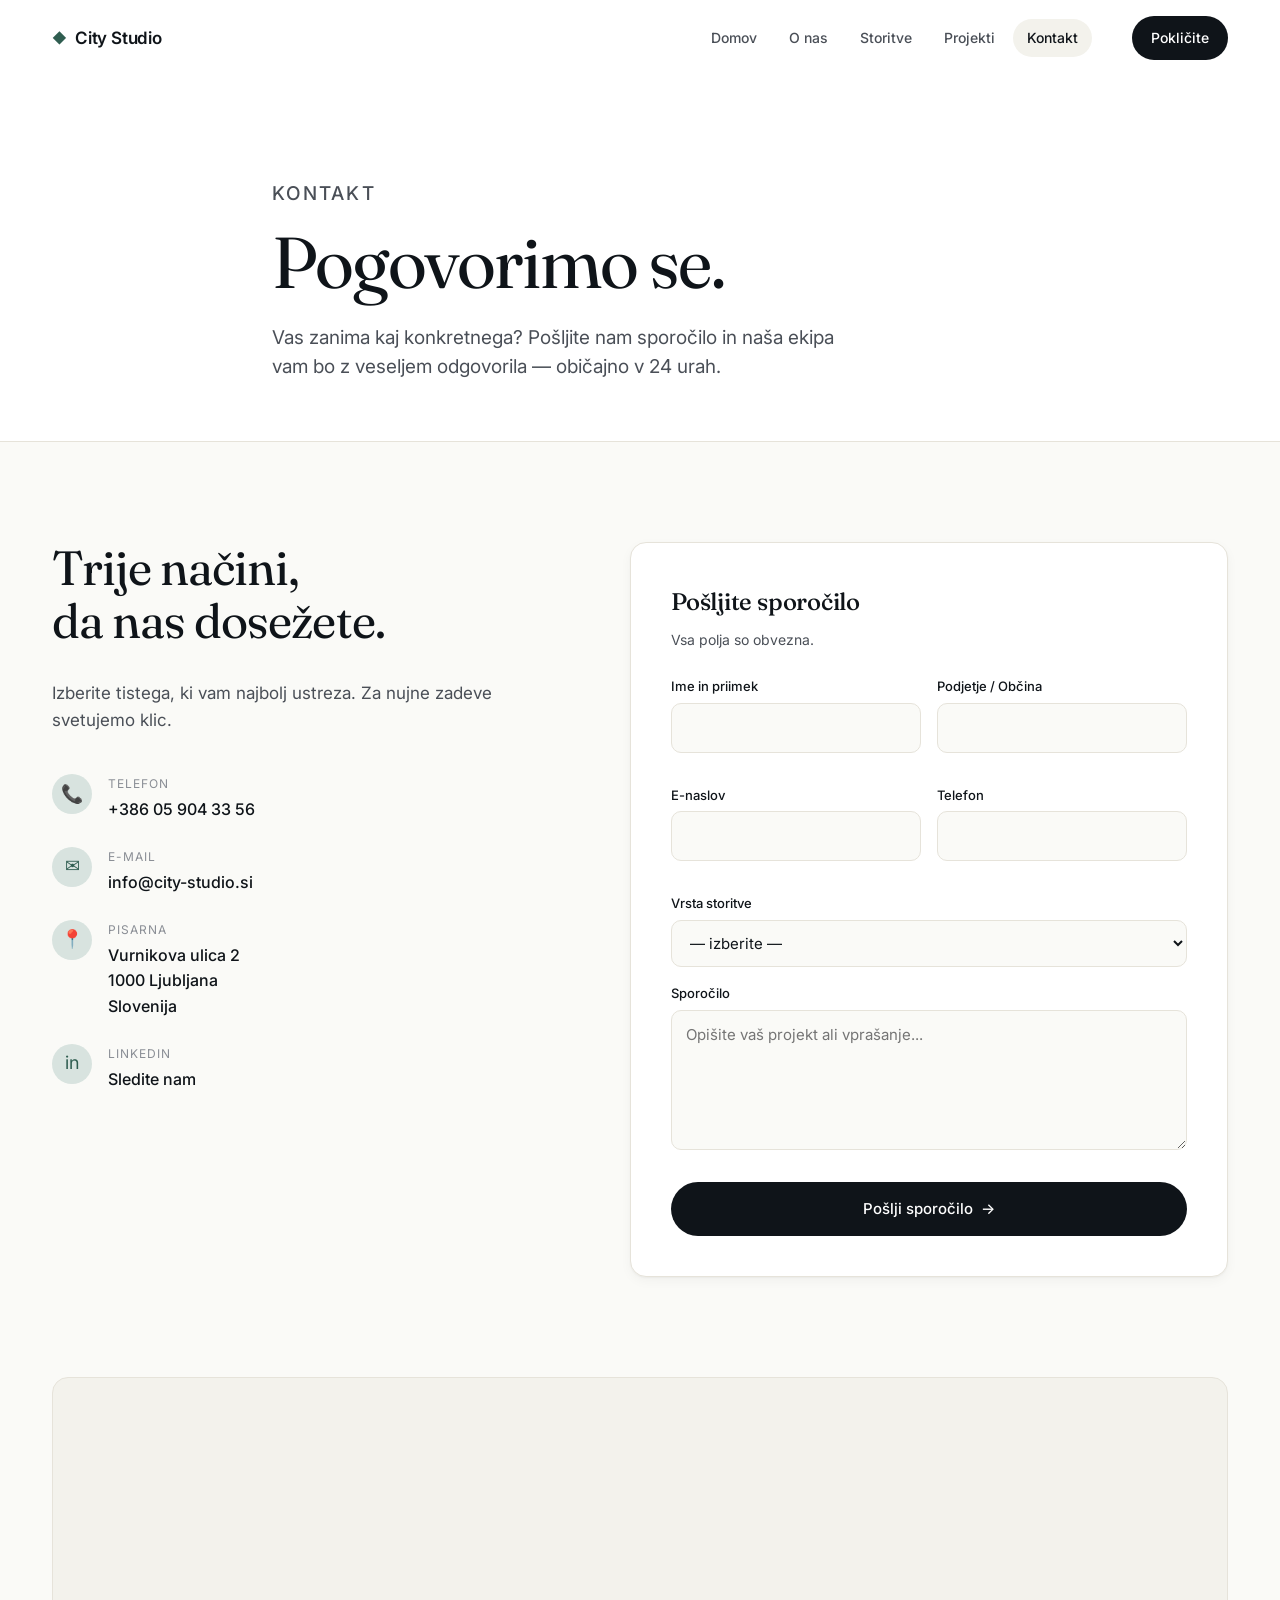
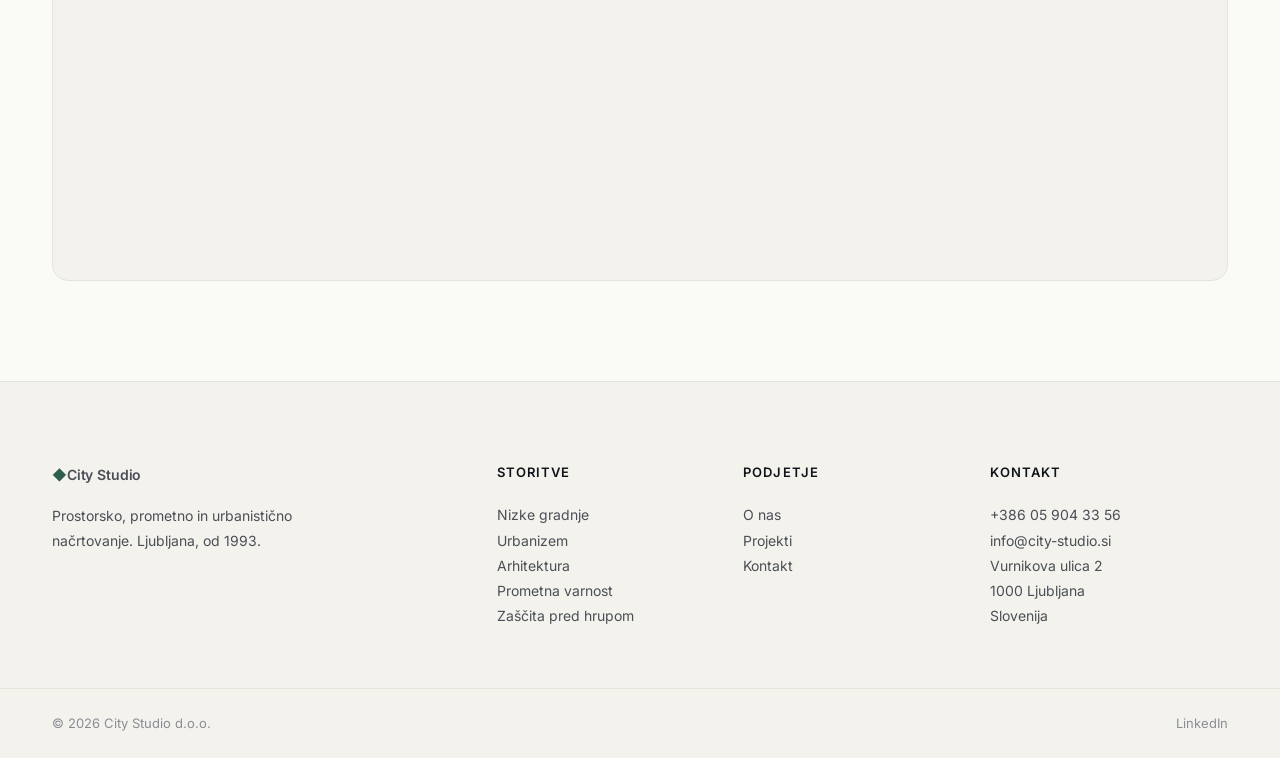
<file: kontakt.html>
<!DOCTYPE html>
<html lang="sl">
<head>
<meta charset="UTF-8" />
<meta name="viewport" content="width=device-width, initial-scale=1.0" />
<title>Kontakt — City Studio</title>
<meta name="description" content="Stopite v stik s City Studio. Pošljite povpraševanje, pokličite ali obiščite našo pisarno v Ljubljani." />
<link rel="preconnect" href="https://fonts.googleapis.com" />
<link rel="preconnect" href="https://fonts.gstatic.com" crossorigin />
<link href="https://fonts.googleapis.com/css2?family=Inter:wght@300;400;500;600;700;800&family=Fraunces:opsz,wght@9..144,300;9..144,400;9..144,500;9..144,600&display=swap" rel="stylesheet" />
<link rel="stylesheet" href="styles.css" />
</head>
<body>

<header class="nav" id="nav">
  <div class="nav__inner">
    <a class="nav__logo" href="index.html"><span class="logo-mark">◆</span><span class="logo-word">City Studio</span></a>
    <nav class="nav__links">
      <a href="index.html">Domov</a>
      <a href="o-nas.html">O nas</a>
      <a href="storitve.html">Storitve</a>
      <a href="projekti.html">Projekti</a>
      <a href="kontakt.html" class="is-active">Kontakt</a>
    </nav>
    <div class="nav__cta"><a href="tel:+386059043356" class="btn btn--primary btn--sm">Pokličite</a></div>
    <button class="nav__burger" id="burger"><span></span><span></span><span></span></button>
  </div>
</header>

<section class="page-head">
  <div class="container page-head__inner">
    <p class="eyebrow">Kontakt</p>
    <h1>Pogovorimo se.</h1>
    <p>Vas zanima kaj konkretnega? Pošljite nam sporočilo in naša ekipa vam bo z veseljem odgovorila — običajno v 24 urah.</p>
  </div>
</section>

<section class="contact">
  <div class="container">
    <div class="contact__grid">

      <div class="contact-info">
        <h2>Trije načini,<br/>da nas dosežete.</h2>
        <p>Izberite tistega, ki vam najbolj ustreza. Za nujne zadeve svetujemo klic.</p>

        <div class="contact-detail">
          <div class="contact-detail__icon">📞</div>
          <div class="contact-detail__body">
            <span class="contact-detail__label">Telefon</span>
            <span class="contact-detail__value"><a href="tel:+386059043356">+386 05 904 33 56</a></span>
          </div>
        </div>

        <div class="contact-detail">
          <div class="contact-detail__icon">✉</div>
          <div class="contact-detail__body">
            <span class="contact-detail__label">E-mail</span>
            <span class="contact-detail__value"><a href="mailto:info@city-studio.si">info@city-studio.si</a></span>
          </div>
        </div>

        <div class="contact-detail">
          <div class="contact-detail__icon">📍</div>
          <div class="contact-detail__body">
            <span class="contact-detail__label">Pisarna</span>
            <span class="contact-detail__value">Vurnikova ulica 2<br/>1000 Ljubljana<br/>Slovenija</span>
          </div>
        </div>

        <div class="contact-detail">
          <div class="contact-detail__icon">in</div>
          <div class="contact-detail__body">
            <span class="contact-detail__label">LinkedIn</span>
            <span class="contact-detail__value"><a href="https://www.linkedin.com/company/city-studio1/" target="_blank" rel="noopener">Sledite nam</a></span>
          </div>
        </div>
      </div>

      <form class="contact-form">
        <h3 style="font-family: 'Fraunces', serif; font-size: 24px; font-weight: 500; margin-bottom: 8px; letter-spacing: -0.01em;">Pošljite sporočilo</h3>
        <p style="font-size: 14px; color: var(--ink-soft); margin-bottom: 24px;">Vsa polja so obvezna.</p>
        <div class="form-row">
          <div class="form-group">
            <label for="name">Ime in priimek</label>
            <input type="text" id="name" name="name" required />
          </div>
          <div class="form-group">
            <label for="company">Podjetje / Občina</label>
            <input type="text" id="company" name="company" />
          </div>
        </div>
        <div class="form-row">
          <div class="form-group">
            <label for="email">E-naslov</label>
            <input type="email" id="email" name="email" required />
          </div>
          <div class="form-group">
            <label for="phone">Telefon</label>
            <input type="tel" id="phone" name="phone" />
          </div>
        </div>
        <div class="form-group">
          <label for="service">Vrsta storitve</label>
          <select id="service" name="service">
            <option value="">— izberite —</option>
            <option>Projektiranje nizkih gradenj</option>
            <option>Urbanizem</option>
            <option>Arhitektura</option>
            <option>Prometna varnost</option>
            <option>Zaščita pred hrupom</option>
            <option>Prometno planiranje</option>
            <option>Recenzije projektne dokumentacije</option>
            <option>Drugo</option>
          </select>
        </div>
        <div class="form-group">
          <label for="message">Sporočilo</label>
          <textarea id="message" name="message" placeholder="Opišite vaš projekt ali vprašanje..." required></textarea>
        </div>
        <button type="submit" class="btn btn--primary">Pošlji sporočilo <span class="arrow">→</span></button>
      </form>

    </div>
  </div>
</section>

<section style="padding: 0 0 100px;">
  <div class="container">
    <div style="position: relative; border-radius: var(--radius); overflow: hidden; border: 1px solid var(--line); aspect-ratio: 21/9; background: var(--bg-soft);">
      <iframe
        src="https://www.openstreetmap.org/export/embed.html?bbox=14.495%2C46.045%2C14.515%2C46.055&layer=mapnik&marker=46.050%2C14.505"
        style="width:100%; height:100%; border:0; filter: saturate(0.8);"
        title="Lokacija City Studio">
      </iframe>
    </div>
  </div>
</section>

<footer class="footer">
  <div class="container footer__inner">
    <div class="footer__col">
      <a class="nav__logo" href="index.html"><span class="logo-mark">◆</span><span class="logo-word">City Studio</span></a>
      <p class="footer__tag">Prostorsko, prometno in urbanistično načrtovanje. Ljubljana, od 1993.</p>
    </div>
    <div class="footer__col">
      <h4>Storitve</h4>
      <a href="storitve.html">Nizke gradnje</a>
      <a href="storitve.html">Urbanizem</a>
      <a href="storitve.html">Arhitektura</a>
      <a href="storitve.html">Prometna varnost</a>
      <a href="storitve.html">Zaščita pred hrupom</a>
    </div>
    <div class="footer__col">
      <h4>Podjetje</h4>
      <a href="o-nas.html">O nas</a>
      <a href="projekti.html">Projekti</a>
      <a href="kontakt.html">Kontakt</a>
    </div>
    <div class="footer__col">
      <h4>Kontakt</h4>
      <a href="tel:+386059043356">+386 05 904 33 56</a>
      <a href="mailto:info@city-studio.si">info@city-studio.si</a>
      <p>Vurnikova ulica 2<br/>1000 Ljubljana<br/>Slovenija</p>
    </div>
  </div>
  <div class="footer__bottom">
    <div class="container">
      <span>© 2026 City Studio d.o.o.</span>
      <span><a href="https://www.linkedin.com/company/city-studio1/" target="_blank" rel="noopener">LinkedIn</a></span>
    </div>
  </div>
</footer>

<script src="script.js"></script>
</body>
</html>
</file>
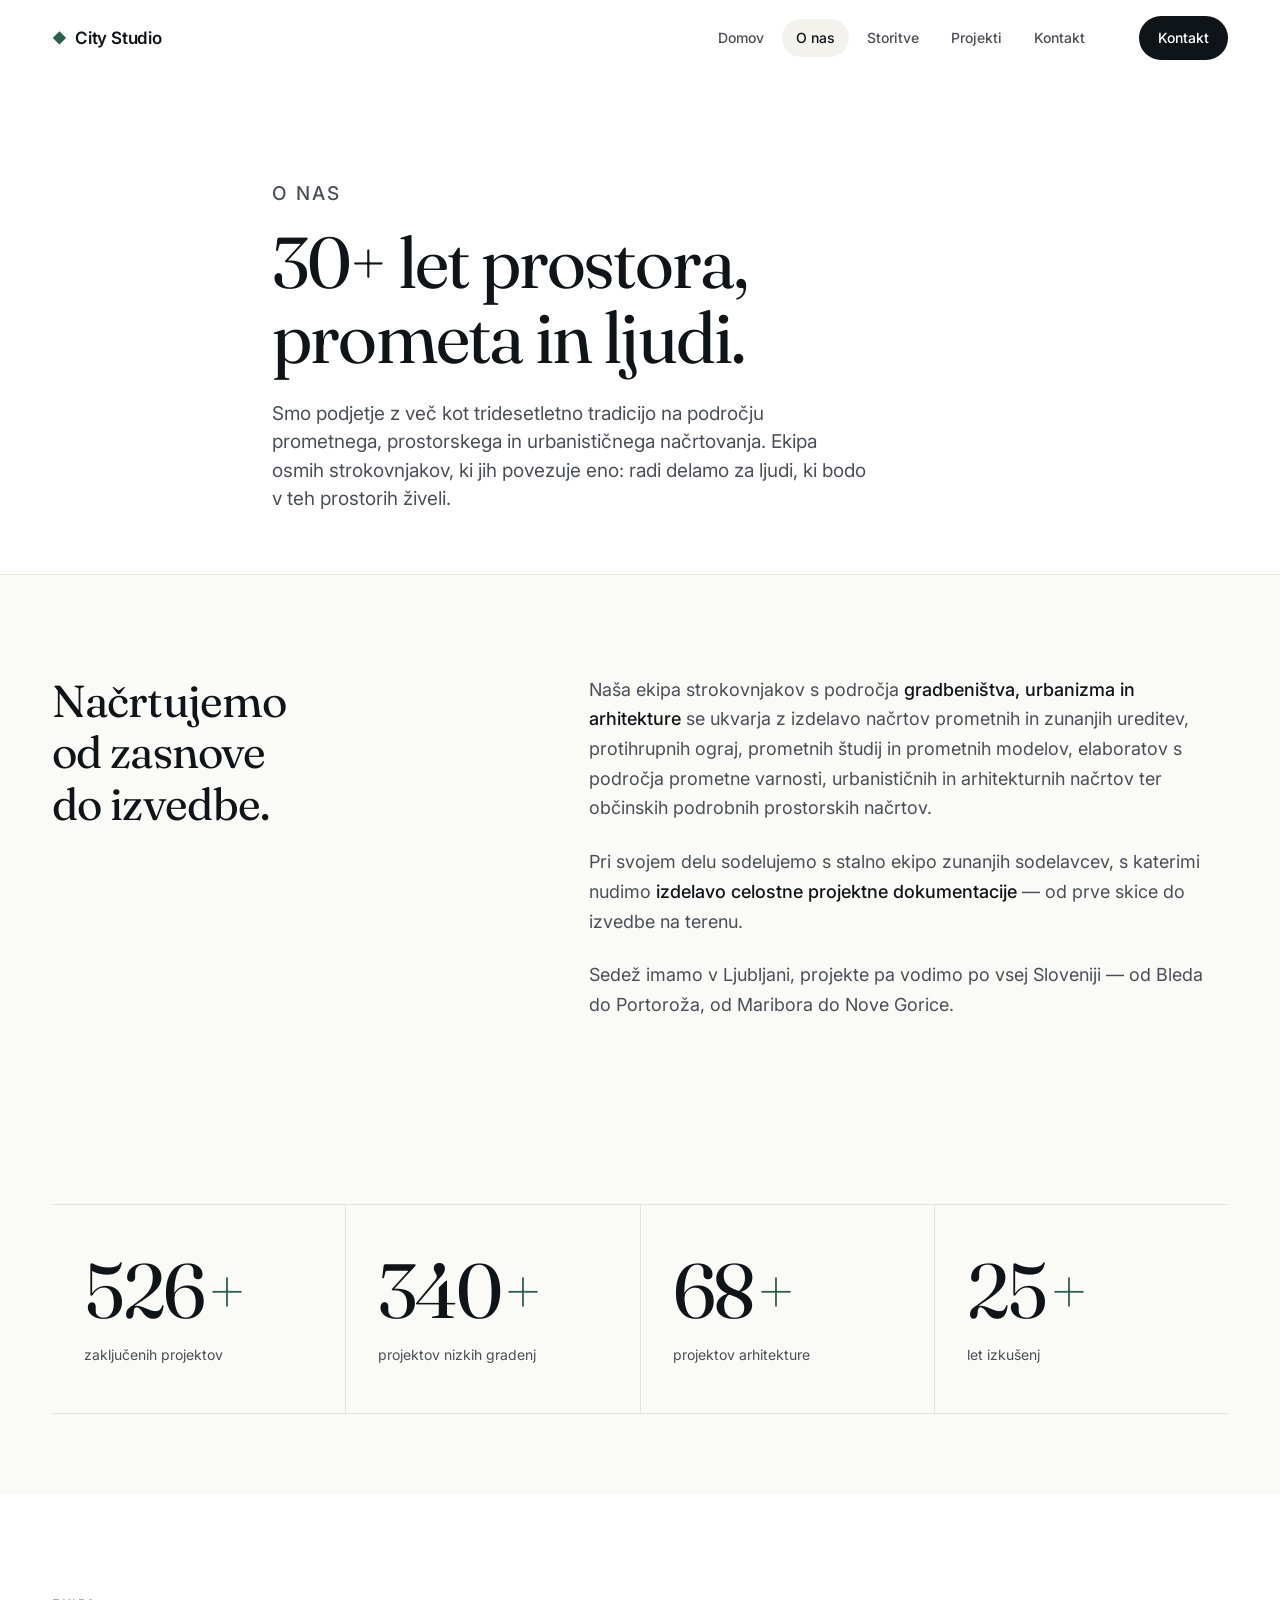
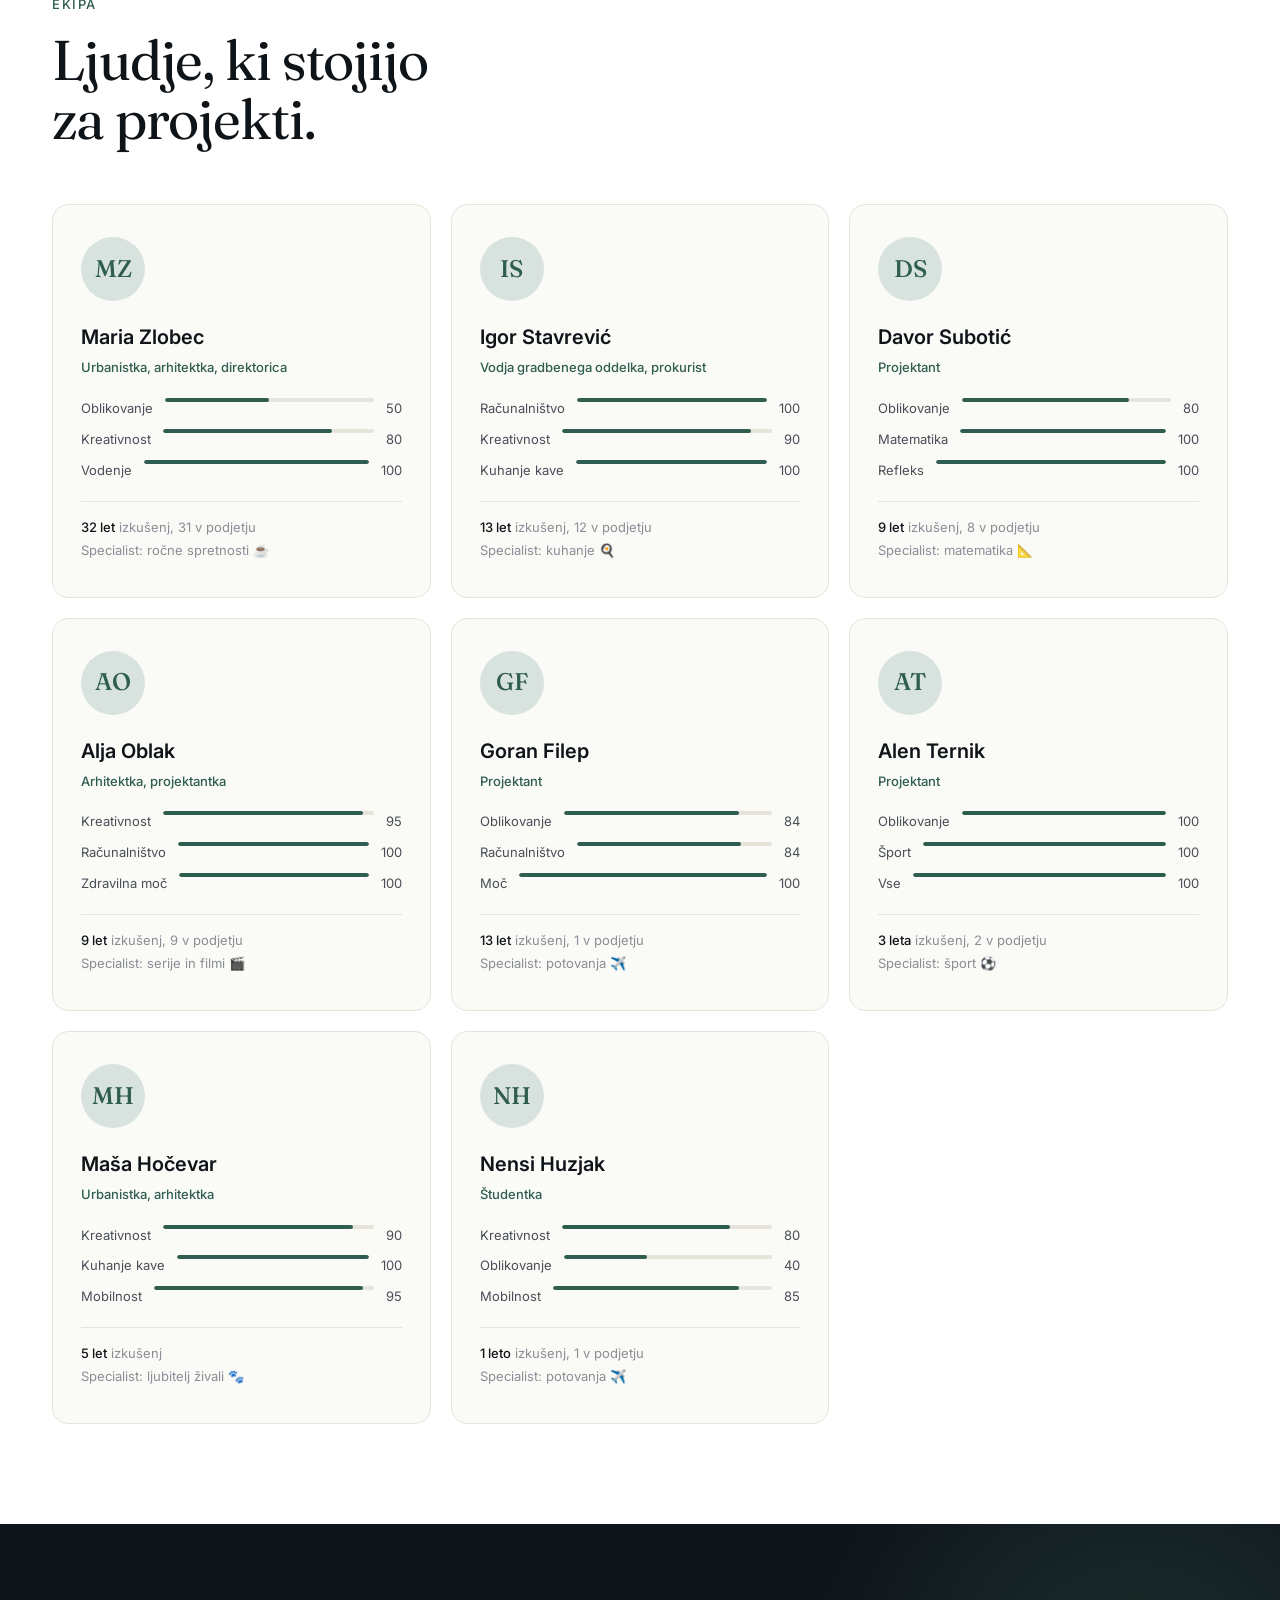
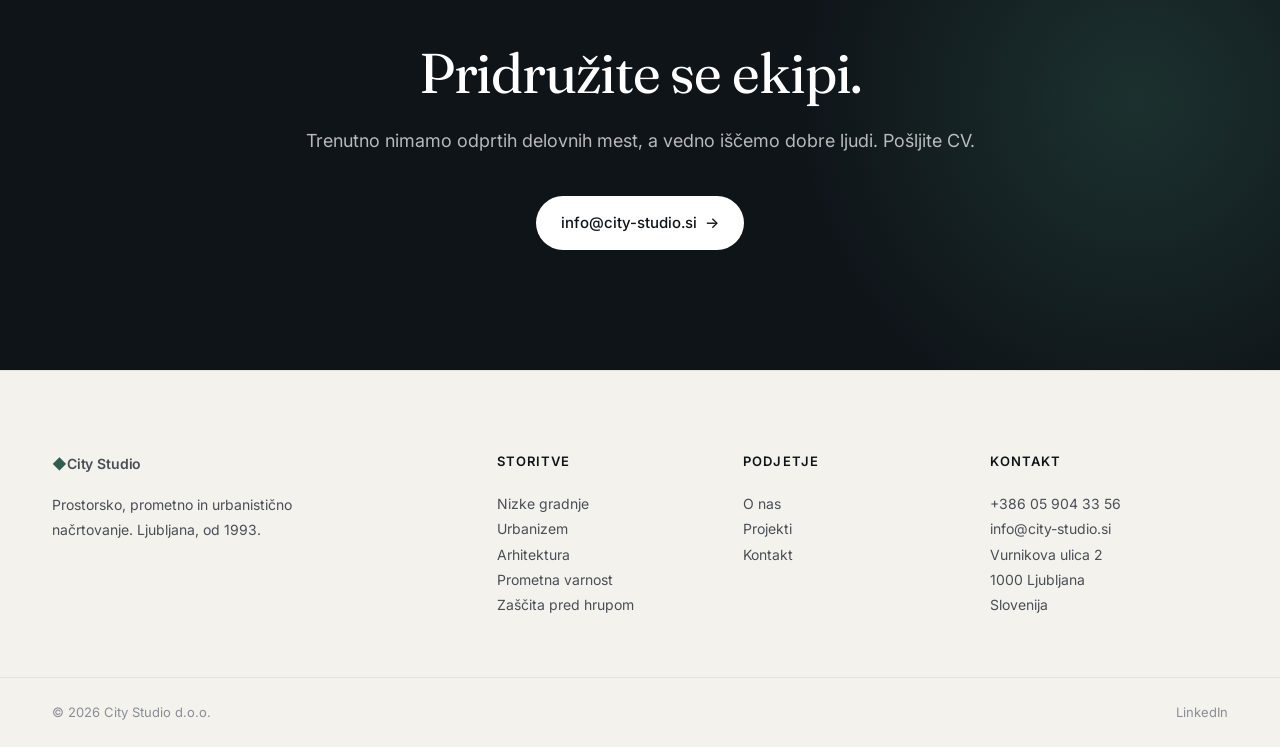
<file: o-nas.html>
<!DOCTYPE html>
<html lang="sl">
<head>
<meta charset="UTF-8" />
<meta name="viewport" content="width=device-width, initial-scale=1.0" />
<title>O nas — City Studio</title>
<meta name="description" content="Spoznajte ekipo City Studio: 30+ let izkušenj v prostorskem, prometnem in urbanističnem načrtovanju." />
<link rel="preconnect" href="https://fonts.googleapis.com" />
<link rel="preconnect" href="https://fonts.gstatic.com" crossorigin />
<link href="https://fonts.googleapis.com/css2?family=Inter:wght@300;400;500;600;700;800&family=Fraunces:opsz,wght@9..144,300;9..144,400;9..144,500;9..144,600&display=swap" rel="stylesheet" />
<link rel="stylesheet" href="styles.css" />
</head>
<body>

<header class="nav" id="nav">
  <div class="nav__inner">
    <a class="nav__logo" href="index.html"><span class="logo-mark">◆</span><span class="logo-word">City Studio</span></a>
    <nav class="nav__links">
      <a href="index.html">Domov</a>
      <a href="o-nas.html" class="is-active">O nas</a>
      <a href="storitve.html">Storitve</a>
      <a href="projekti.html">Projekti</a>
      <a href="kontakt.html">Kontakt</a>
    </nav>
    <div class="nav__cta"><a href="kontakt.html" class="btn btn--primary btn--sm">Kontakt</a></div>
    <button class="nav__burger" id="burger"><span></span><span></span><span></span></button>
  </div>
</header>

<section class="page-head">
  <div class="container page-head__inner">
    <p class="eyebrow">O nas</p>
    <h1>30+ let prostora,<br/>prometa in ljudi.</h1>
    <p>Smo podjetje z več kot tridesetletno tradicijo na področju prometnega, prostorskega in urbanističnega načrtovanja. Ekipa osmih strokovnjakov, ki jih povezuje eno: radi delamo za ljudi, ki bodo v teh prostorih živeli.</p>
  </div>
</section>

<section class="about-intro">
  <div class="container">
    <div class="about-intro__grid">
      <h2 class="reveal">Načrtujemo<br/>od zasnove<br/>do izvedbe.</h2>
      <div>
        <p class="reveal">Naša ekipa strokovnjakov s področja <strong>gradbeništva, urbanizma in arhitekture</strong> se ukvarja z izdelavo načrtov prometnih in zunanjih ureditev, protihrupnih ograj, prometnih študij in prometnih modelov, elaboratov s področja prometne varnosti, urbanističnih in arhitekturnih načrtov ter občinskih podrobnih prostorskih načrtov.</p>
        <p class="reveal">Pri svojem delu sodelujemo s stalno ekipo zunanjih sodelavcev, s katerimi nudimo <strong>izdelavo celostne projektne dokumentacije</strong> — od prve skice do izvedbe na terenu.</p>
        <p class="reveal">Sedež imamo v Ljubljani, projekte pa vodimo po vsej Sloveniji — od Bleda do Portoroža, od Maribora do Nove Gorice.</p>
      </div>
    </div>
  </div>
</section>

<section class="stats" style="padding: 60px 0 80px;">
  <div class="container">
    <div class="stats__grid">
      <div class="stat"><div class="stat__num" data-target="650">0</div><div class="stat__label">zaključenih projektov</div></div>
      <div class="stat"><div class="stat__num" data-target="420">0</div><div class="stat__label">projektov nizkih gradenj</div></div>
      <div class="stat"><div class="stat__num" data-target="85">0</div><div class="stat__label">projektov arhitekture</div></div>
      <div class="stat"><div class="stat__num" data-target="32">0</div><div class="stat__label">let izkušenj</div></div>
    </div>
  </div>
</section>

<section class="team">
  <div class="container">
    <div class="team__head">
      <p class="eyebrow">Ekipa</p>
      <h2 class="section-title">Ljudje, ki stojijo<br/>za projekti.</h2>
    </div>
    <div class="team__grid">

      <article class="team-card">
        <div class="team-card__avatar">MZ</div>
        <h3>Maria Zlobec</h3>
        <span class="team-card__role">Urbanistka, arhitektka, direktorica</span>
        <div class="team-card__stats">
          <div class="stat-row"><span>Oblikovanje</span><div class="stat-row__bar" style="--w:50%"></div><span>50</span></div>
          <div class="stat-row"><span>Kreativnost</span><div class="stat-row__bar" style="--w:80%"></div><span>80</span></div>
          <div class="stat-row"><span>Vodenje</span><div class="stat-row__bar" style="--w:100%"></div><span>100</span></div>
        </div>
        <div class="team-card__detail">
          <span><b>32 let</b> izkušenj, 31 v podjetju</span>
          <span>Specialist: ročne spretnosti ☕</span>
        </div>
      </article>

      <article class="team-card">
        <div class="team-card__avatar">IS</div>
        <h3>Igor Stavrević</h3>
        <span class="team-card__role">Vodja gradbenega oddelka, prokurist</span>
        <div class="team-card__stats">
          <div class="stat-row"><span>Računalništvo</span><div class="stat-row__bar" style="--w:100%"></div><span>100</span></div>
          <div class="stat-row"><span>Kreativnost</span><div class="stat-row__bar" style="--w:90%"></div><span>90</span></div>
          <div class="stat-row"><span>Kuhanje kave</span><div class="stat-row__bar" style="--w:100%"></div><span>100</span></div>
        </div>
        <div class="team-card__detail">
          <span><b>13 let</b> izkušenj, 12 v podjetju</span>
          <span>Specialist: kuhanje 🍳</span>
        </div>
      </article>

      <article class="team-card">
        <div class="team-card__avatar">DS</div>
        <h3>Davor Subotić</h3>
        <span class="team-card__role">Projektant</span>
        <div class="team-card__stats">
          <div class="stat-row"><span>Oblikovanje</span><div class="stat-row__bar" style="--w:80%"></div><span>80</span></div>
          <div class="stat-row"><span>Matematika</span><div class="stat-row__bar" style="--w:100%"></div><span>100</span></div>
          <div class="stat-row"><span>Refleks</span><div class="stat-row__bar" style="--w:100%"></div><span>100</span></div>
        </div>
        <div class="team-card__detail">
          <span><b>9 let</b> izkušenj, 8 v podjetju</span>
          <span>Specialist: matematika 📐</span>
        </div>
      </article>

      <article class="team-card">
        <div class="team-card__avatar">AO</div>
        <h3>Alja Oblak</h3>
        <span class="team-card__role">Arhitektka, projektantka</span>
        <div class="team-card__stats">
          <div class="stat-row"><span>Kreativnost</span><div class="stat-row__bar" style="--w:95%"></div><span>95</span></div>
          <div class="stat-row"><span>Računalništvo</span><div class="stat-row__bar" style="--w:100%"></div><span>100</span></div>
          <div class="stat-row"><span>Zdravilna moč</span><div class="stat-row__bar" style="--w:100%"></div><span>100</span></div>
        </div>
        <div class="team-card__detail">
          <span><b>9 let</b> izkušenj, 9 v podjetju</span>
          <span>Specialist: serije in filmi 🎬</span>
        </div>
      </article>

      <article class="team-card">
        <div class="team-card__avatar">GF</div>
        <h3>Goran Filep</h3>
        <span class="team-card__role">Projektant</span>
        <div class="team-card__stats">
          <div class="stat-row"><span>Oblikovanje</span><div class="stat-row__bar" style="--w:84%"></div><span>84</span></div>
          <div class="stat-row"><span>Računalništvo</span><div class="stat-row__bar" style="--w:84%"></div><span>84</span></div>
          <div class="stat-row"><span>Moč</span><div class="stat-row__bar" style="--w:100%"></div><span>100</span></div>
        </div>
        <div class="team-card__detail">
          <span><b>13 let</b> izkušenj, 1 v podjetju</span>
          <span>Specialist: potovanja ✈️</span>
        </div>
      </article>

      <article class="team-card">
        <div class="team-card__avatar">AT</div>
        <h3>Alen Ternik</h3>
        <span class="team-card__role">Projektant</span>
        <div class="team-card__stats">
          <div class="stat-row"><span>Oblikovanje</span><div class="stat-row__bar" style="--w:100%"></div><span>100</span></div>
          <div class="stat-row"><span>Šport</span><div class="stat-row__bar" style="--w:100%"></div><span>100</span></div>
          <div class="stat-row"><span>Vse</span><div class="stat-row__bar" style="--w:100%"></div><span>100</span></div>
        </div>
        <div class="team-card__detail">
          <span><b>3 leta</b> izkušenj, 2 v podjetju</span>
          <span>Specialist: šport ⚽</span>
        </div>
      </article>

      <article class="team-card">
        <div class="team-card__avatar">MH</div>
        <h3>Maša Hočevar</h3>
        <span class="team-card__role">Urbanistka, arhitektka</span>
        <div class="team-card__stats">
          <div class="stat-row"><span>Kreativnost</span><div class="stat-row__bar" style="--w:90%"></div><span>90</span></div>
          <div class="stat-row"><span>Kuhanje kave</span><div class="stat-row__bar" style="--w:100%"></div><span>100</span></div>
          <div class="stat-row"><span>Mobilnost</span><div class="stat-row__bar" style="--w:95%"></div><span>95</span></div>
        </div>
        <div class="team-card__detail">
          <span><b>5 let</b> izkušenj</span>
          <span>Specialist: ljubitelj živali 🐾</span>
        </div>
      </article>

      <article class="team-card">
        <div class="team-card__avatar">NH</div>
        <h3>Nensi Huzjak</h3>
        <span class="team-card__role">Študentka</span>
        <div class="team-card__stats">
          <div class="stat-row"><span>Kreativnost</span><div class="stat-row__bar" style="--w:80%"></div><span>80</span></div>
          <div class="stat-row"><span>Oblikovanje</span><div class="stat-row__bar" style="--w:40%"></div><span>40</span></div>
          <div class="stat-row"><span>Mobilnost</span><div class="stat-row__bar" style="--w:85%"></div><span>85</span></div>
        </div>
        <div class="team-card__detail">
          <span><b>1 leto</b> izkušenj, 1 v podjetju</span>
          <span>Specialist: potovanja ✈️</span>
        </div>
      </article>

    </div>
  </div>
</section>

<section class="cta">
  <div class="container cta__inner">
    <h2 class="section-title section-title--light">Pridružite se ekipi.</h2>
    <p class="cta__sub">Trenutno nimamo odprtih delovnih mest, a vedno iščemo dobre ljudi. Pošljite CV.</p>
    <div class="cta__actions">
      <a href="mailto:info@city-studio.si" class="btn btn--white">info@city-studio.si <span class="arrow">→</span></a>
    </div>
  </div>
</section>

<footer class="footer">
  <div class="container footer__inner">
    <div class="footer__col">
      <a class="nav__logo" href="index.html"><span class="logo-mark">◆</span><span class="logo-word">City Studio</span></a>
      <p class="footer__tag">Prostorsko, prometno in urbanistično načrtovanje. Ljubljana, od 1993.</p>
    </div>
    <div class="footer__col">
      <h4>Storitve</h4>
      <a href="storitve.html">Nizke gradnje</a>
      <a href="storitve.html">Urbanizem</a>
      <a href="storitve.html">Arhitektura</a>
      <a href="storitve.html">Prometna varnost</a>
      <a href="storitve.html">Zaščita pred hrupom</a>
    </div>
    <div class="footer__col">
      <h4>Podjetje</h4>
      <a href="o-nas.html">O nas</a>
      <a href="projekti.html">Projekti</a>
      <a href="kontakt.html">Kontakt</a>
    </div>
    <div class="footer__col">
      <h4>Kontakt</h4>
      <a href="tel:+386059043356">+386 05 904 33 56</a>
      <a href="mailto:info@city-studio.si">info@city-studio.si</a>
      <p>Vurnikova ulica 2<br/>1000 Ljubljana<br/>Slovenija</p>
    </div>
  </div>
  <div class="footer__bottom">
    <div class="container">
      <span>© 2026 City Studio d.o.o.</span>
      <span><a href="https://www.linkedin.com/company/city-studio1/" target="_blank" rel="noopener">LinkedIn</a></span>
    </div>
  </div>
</footer>

<script src="script.js"></script>
</body>
</html>
</file>
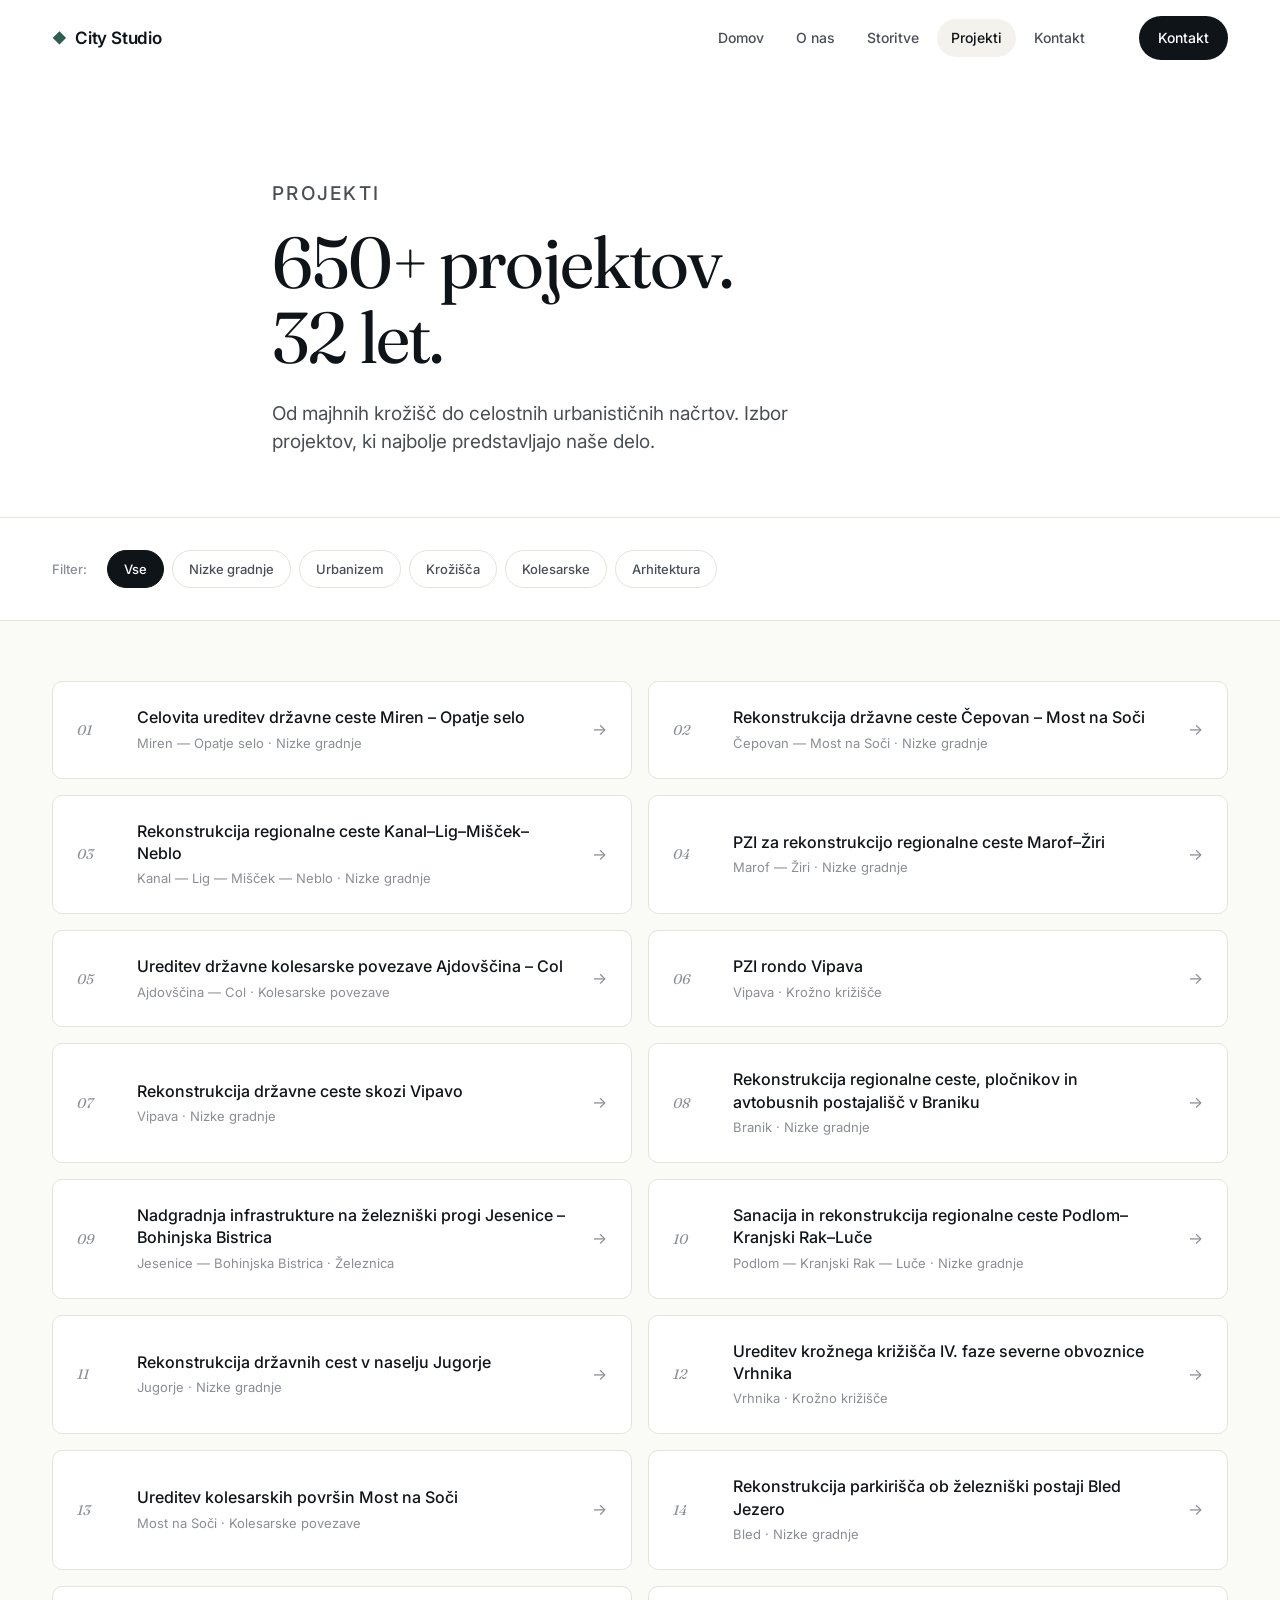
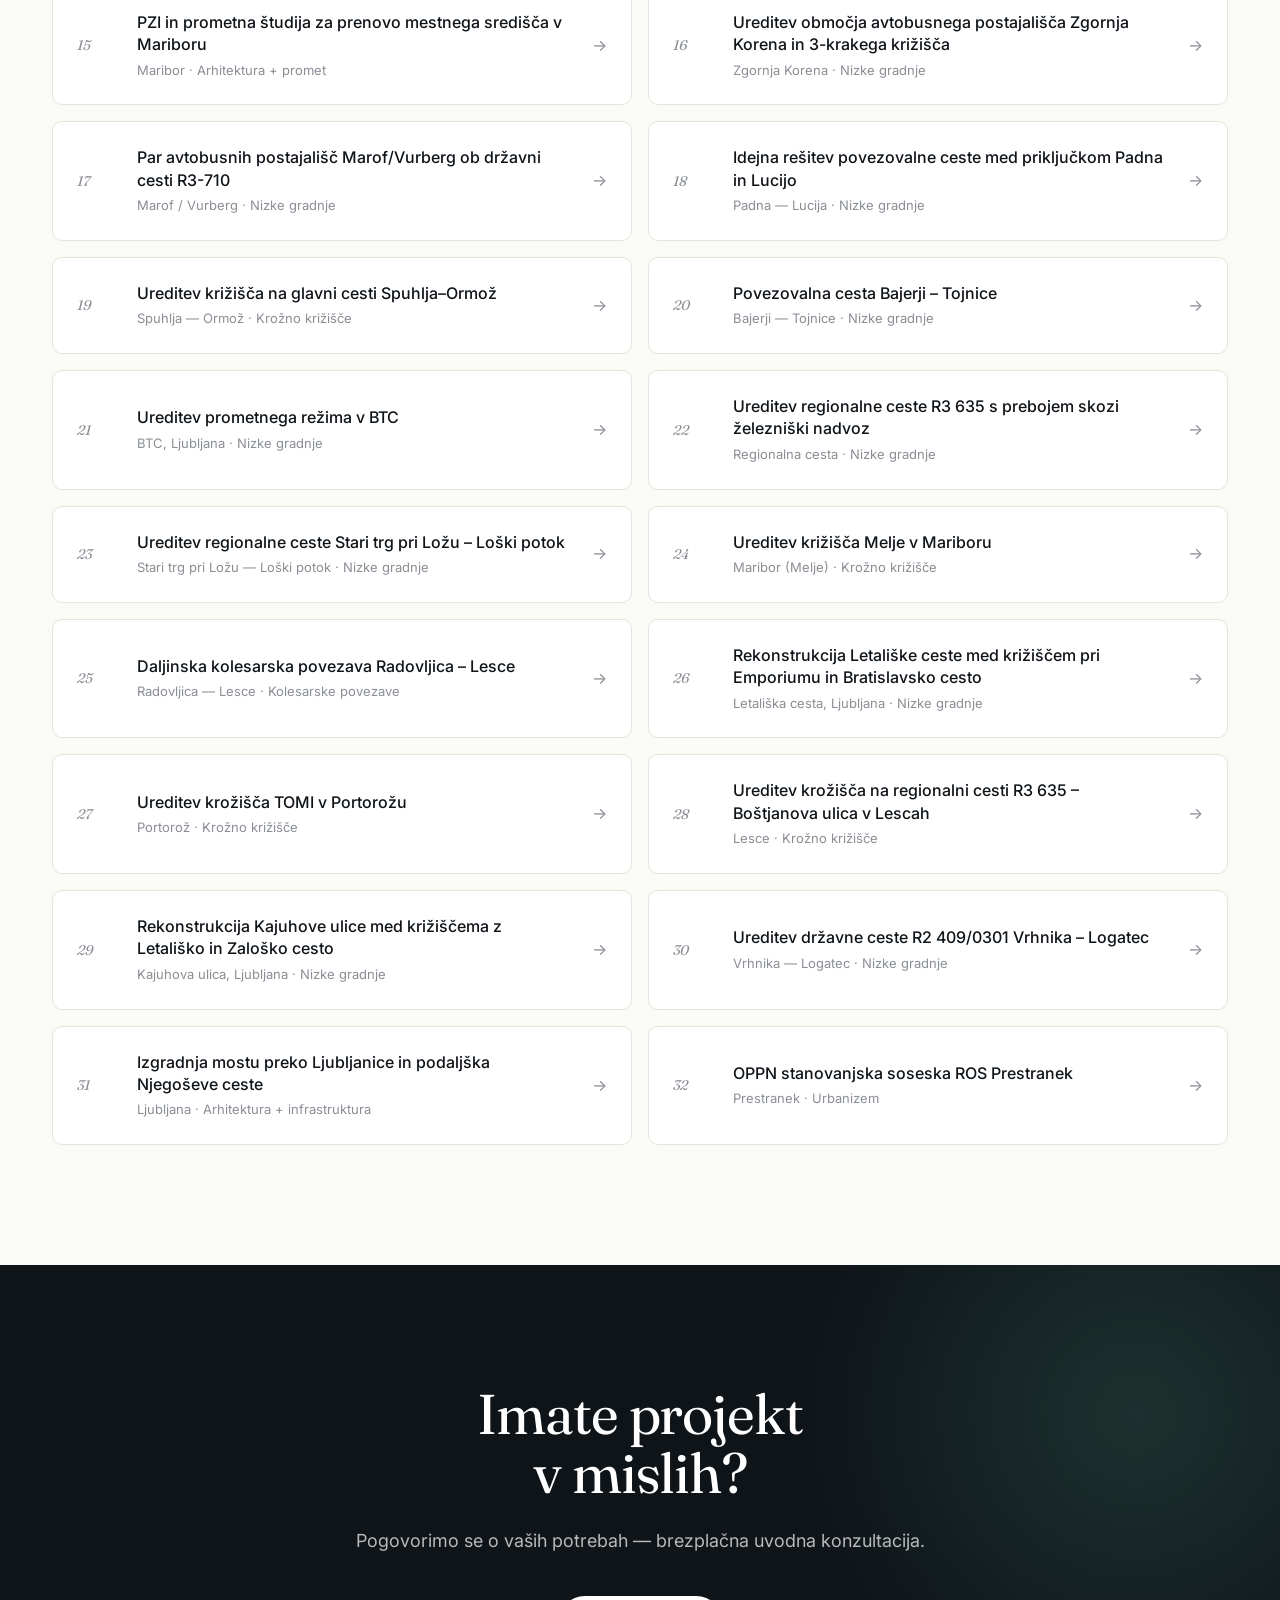
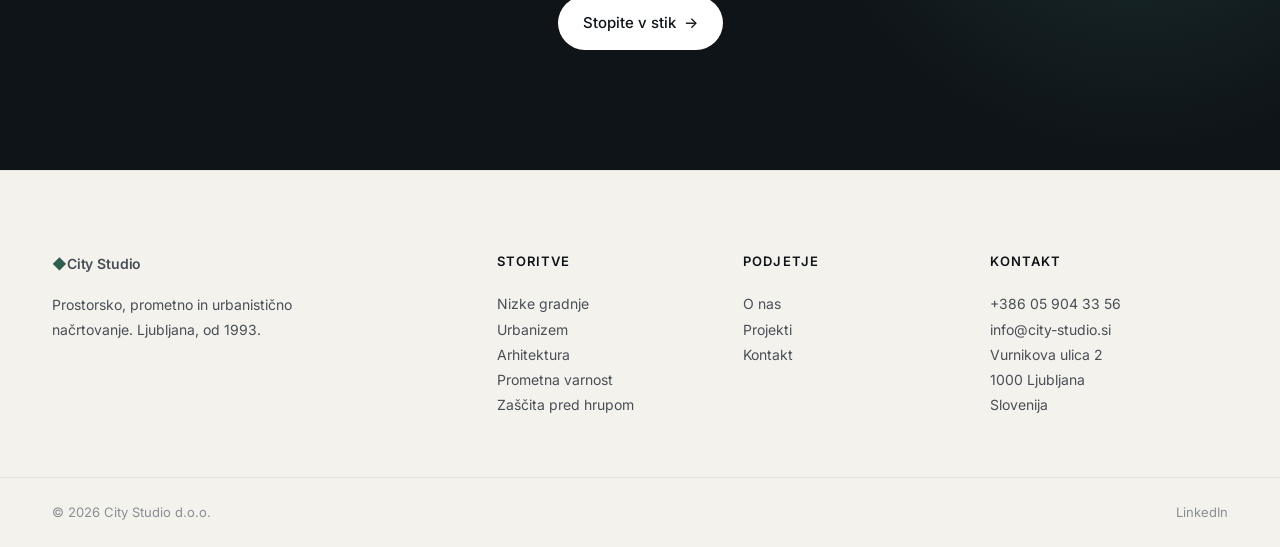
<file: projekti.html>
<!DOCTYPE html>
<html lang="sl">
<head>
<meta charset="UTF-8" />
<meta name="viewport" content="width=device-width, initial-scale=1.0" />
<title>Projekti — City Studio</title>
<meta name="description" content="32+ let projektov po vsej Sloveniji. Ceste, krožišča, urbanizem, arhitektura." />
<link rel="preconnect" href="https://fonts.googleapis.com" />
<link rel="preconnect" href="https://fonts.gstatic.com" crossorigin />
<link href="https://fonts.googleapis.com/css2?family=Inter:wght@300;400;500;600;700;800&family=Fraunces:opsz,wght@9..144,300;9..144,400;9..144,500;9..144,600&display=swap" rel="stylesheet" />
<link rel="stylesheet" href="styles.css" />
</head>
<body>

<header class="nav" id="nav">
  <div class="nav__inner">
    <a class="nav__logo" href="index.html"><span class="logo-mark">◆</span><span class="logo-word">City Studio</span></a>
    <nav class="nav__links">
      <a href="index.html">Domov</a>
      <a href="o-nas.html">O nas</a>
      <a href="storitve.html">Storitve</a>
      <a href="projekti.html" class="is-active">Projekti</a>
      <a href="kontakt.html">Kontakt</a>
    </nav>
    <div class="nav__cta"><a href="kontakt.html" class="btn btn--primary btn--sm">Kontakt</a></div>
    <button class="nav__burger" id="burger"><span></span><span></span><span></span></button>
  </div>
</header>

<section class="page-head">
  <div class="container page-head__inner">
    <p class="eyebrow">Projekti</p>
    <h1>650+ projektov.<br/>32 let.</h1>
    <p>Od majhnih krožišč do celostnih urbanističnih načrtov. Izbor projektov, ki najbolje predstavljajo naše delo.</p>
  </div>
</section>

<section class="projects-filter">
  <div class="container">
    <div class="projects-filter__row">
      <span class="projects-filter__label">Filter:</span>
      <button class="filter-btn is-active" data-filter="all">Vse</button>
      <button class="filter-btn" data-filter="nizke">Nizke gradnje</button>
      <button class="filter-btn" data-filter="urbanizem">Urbanizem</button>
      <button class="filter-btn" data-filter="krozisca">Krožišča</button>
      <button class="filter-btn" data-filter="kolesarske">Kolesarske</button>
      <button class="filter-btn" data-filter="arhitektura">Arhitektura</button>
    </div>
  </div>
</section>

<section class="projects-list">
  <div class="container">
    <div class="projects-list__grid">

      <div class="project-row reveal" data-cat="nizke">
        <div class="project-row__num">01</div>
        <div class="project-row__body">
          <h3>Celovita ureditev državne ceste Miren – Opatje selo</h3>
          <p>Miren — Opatje selo · Nizke gradnje</p>
        </div>
        <div class="project-row__arrow">→</div>
      </div>

      <div class="project-row reveal" data-cat="nizke">
        <div class="project-row__num">02</div>
        <div class="project-row__body">
          <h3>Rekonstrukcija državne ceste Čepovan – Most na Soči</h3>
          <p>Čepovan — Most na Soči · Nizke gradnje</p>
        </div>
        <div class="project-row__arrow">→</div>
      </div>

      <div class="project-row reveal" data-cat="nizke">
        <div class="project-row__num">03</div>
        <div class="project-row__body">
          <h3>Rekonstrukcija regionalne ceste Kanal–Lig–Mišček–Neblo</h3>
          <p>Kanal — Lig — Mišček — Neblo · Nizke gradnje</p>
        </div>
        <div class="project-row__arrow">→</div>
      </div>

      <div class="project-row reveal" data-cat="nizke">
        <div class="project-row__num">04</div>
        <div class="project-row__body">
          <h3>PZI za rekonstrukcijo regionalne ceste Marof–Žiri</h3>
          <p>Marof — Žiri · Nizke gradnje</p>
        </div>
        <div class="project-row__arrow">→</div>
      </div>

      <div class="project-row reveal" data-cat="kolesarske">
        <div class="project-row__num">05</div>
        <div class="project-row__body">
          <h3>Ureditev državne kolesarske povezave Ajdovščina – Col</h3>
          <p>Ajdovščina — Col · Kolesarske povezave</p>
        </div>
        <div class="project-row__arrow">→</div>
      </div>

      <div class="project-row reveal" data-cat="krozisca">
        <div class="project-row__num">06</div>
        <div class="project-row__body">
          <h3>PZI rondo Vipava</h3>
          <p>Vipava · Krožno križišče</p>
        </div>
        <div class="project-row__arrow">→</div>
      </div>

      <div class="project-row reveal" data-cat="nizke">
        <div class="project-row__num">07</div>
        <div class="project-row__body">
          <h3>Rekonstrukcija državne ceste skozi Vipavo</h3>
          <p>Vipava · Nizke gradnje</p>
        </div>
        <div class="project-row__arrow">→</div>
      </div>

      <div class="project-row reveal" data-cat="nizke">
        <div class="project-row__num">08</div>
        <div class="project-row__body">
          <h3>Rekonstrukcija regionalne ceste, pločnikov in avtobusnih postajališč v Braniku</h3>
          <p>Branik · Nizke gradnje</p>
        </div>
        <div class="project-row__arrow">→</div>
      </div>

      <div class="project-row reveal" data-cat="nizke">
        <div class="project-row__num">09</div>
        <div class="project-row__body">
          <h3>Nadgradnja infrastrukture na železniški progi Jesenice – Bohinjska Bistrica</h3>
          <p>Jesenice — Bohinjska Bistrica · Železnica</p>
        </div>
        <div class="project-row__arrow">→</div>
      </div>

      <div class="project-row reveal" data-cat="nizke">
        <div class="project-row__num">10</div>
        <div class="project-row__body">
          <h3>Sanacija in rekonstrukcija regionalne ceste Podlom–Kranjski Rak–Luče</h3>
          <p>Podlom — Kranjski Rak — Luče · Nizke gradnje</p>
        </div>
        <div class="project-row__arrow">→</div>
      </div>

      <div class="project-row reveal" data-cat="nizke">
        <div class="project-row__num">11</div>
        <div class="project-row__body">
          <h3>Rekonstrukcija državnih cest v naselju Jugorje</h3>
          <p>Jugorje · Nizke gradnje</p>
        </div>
        <div class="project-row__arrow">→</div>
      </div>

      <div class="project-row reveal" data-cat="krozisca">
        <div class="project-row__num">12</div>
        <div class="project-row__body">
          <h3>Ureditev krožnega križišča IV. faze severne obvoznice Vrhnika</h3>
          <p>Vrhnika · Krožno križišče</p>
        </div>
        <div class="project-row__arrow">→</div>
      </div>

      <div class="project-row reveal" data-cat="kolesarske">
        <div class="project-row__num">13</div>
        <div class="project-row__body">
          <h3>Ureditev kolesarskih površin Most na Soči</h3>
          <p>Most na Soči · Kolesarske povezave</p>
        </div>
        <div class="project-row__arrow">→</div>
      </div>

      <div class="project-row reveal" data-cat="nizke">
        <div class="project-row__num">14</div>
        <div class="project-row__body">
          <h3>Rekonstrukcija parkirišča ob železniški postaji Bled Jezero</h3>
          <p>Bled · Nizke gradnje</p>
        </div>
        <div class="project-row__arrow">→</div>
      </div>

      <div class="project-row reveal" data-cat="arhitektura">
        <div class="project-row__num">15</div>
        <div class="project-row__body">
          <h3>PZI in prometna študija za prenovo mestnega središča v Mariboru</h3>
          <p>Maribor · Arhitektura + promet</p>
        </div>
        <div class="project-row__arrow">→</div>
      </div>

      <div class="project-row reveal" data-cat="nizke">
        <div class="project-row__num">16</div>
        <div class="project-row__body">
          <h3>Ureditev območja avtobusnega postajališča Zgornja Korena in 3-krakega križišča</h3>
          <p>Zgornja Korena · Nizke gradnje</p>
        </div>
        <div class="project-row__arrow">→</div>
      </div>

      <div class="project-row reveal" data-cat="nizke">
        <div class="project-row__num">17</div>
        <div class="project-row__body">
          <h3>Par avtobusnih postajališč Marof/Vurberg ob državni cesti R3-710</h3>
          <p>Marof / Vurberg · Nizke gradnje</p>
        </div>
        <div class="project-row__arrow">→</div>
      </div>

      <div class="project-row reveal" data-cat="nizke">
        <div class="project-row__num">18</div>
        <div class="project-row__body">
          <h3>Idejna rešitev povezovalne ceste med priključkom Padna in Lucijo</h3>
          <p>Padna — Lucija · Nizke gradnje</p>
        </div>
        <div class="project-row__arrow">→</div>
      </div>

      <div class="project-row reveal" data-cat="krozisca">
        <div class="project-row__num">19</div>
        <div class="project-row__body">
          <h3>Ureditev križišča na glavni cesti Spuhlja–Ormož</h3>
          <p>Spuhlja — Ormož · Krožno križišče</p>
        </div>
        <div class="project-row__arrow">→</div>
      </div>

      <div class="project-row reveal" data-cat="nizke">
        <div class="project-row__num">20</div>
        <div class="project-row__body">
          <h3>Povezovalna cesta Bajerji – Tojnice</h3>
          <p>Bajerji — Tojnice · Nizke gradnje</p>
        </div>
        <div class="project-row__arrow">→</div>
      </div>

      <div class="project-row reveal" data-cat="nizke">
        <div class="project-row__num">21</div>
        <div class="project-row__body">
          <h3>Ureditev prometnega režima v BTC</h3>
          <p>BTC, Ljubljana · Nizke gradnje</p>
        </div>
        <div class="project-row__arrow">→</div>
      </div>

      <div class="project-row reveal" data-cat="nizke">
        <div class="project-row__num">22</div>
        <div class="project-row__body">
          <h3>Ureditev regionalne ceste R3 635 s prebojem skozi železniški nadvoz</h3>
          <p>Regionalna cesta · Nizke gradnje</p>
        </div>
        <div class="project-row__arrow">→</div>
      </div>

      <div class="project-row reveal" data-cat="nizke">
        <div class="project-row__num">23</div>
        <div class="project-row__body">
          <h3>Ureditev regionalne ceste Stari trg pri Ložu – Loški potok</h3>
          <p>Stari trg pri Ložu — Loški potok · Nizke gradnje</p>
        </div>
        <div class="project-row__arrow">→</div>
      </div>

      <div class="project-row reveal" data-cat="krozisca">
        <div class="project-row__num">24</div>
        <div class="project-row__body">
          <h3>Ureditev križišča Melje v Mariboru</h3>
          <p>Maribor (Melje) · Krožno križišče</p>
        </div>
        <div class="project-row__arrow">→</div>
      </div>

      <div class="project-row reveal" data-cat="kolesarske">
        <div class="project-row__num">25</div>
        <div class="project-row__body">
          <h3>Daljinska kolesarska povezava Radovljica – Lesce</h3>
          <p>Radovljica — Lesce · Kolesarske povezave</p>
        </div>
        <div class="project-row__arrow">→</div>
      </div>

      <div class="project-row reveal" data-cat="nizke">
        <div class="project-row__num">26</div>
        <div class="project-row__body">
          <h3>Rekonstrukcija Letališke ceste med križiščem pri Emporiumu in Bratislavsko cesto</h3>
          <p>Letališka cesta, Ljubljana · Nizke gradnje</p>
        </div>
        <div class="project-row__arrow">→</div>
      </div>

      <div class="project-row reveal" data-cat="krozisca">
        <div class="project-row__num">27</div>
        <div class="project-row__body">
          <h3>Ureditev krožišča TOMI v Portorožu</h3>
          <p>Portorož · Krožno križišče</p>
        </div>
        <div class="project-row__arrow">→</div>
      </div>

      <div class="project-row reveal" data-cat="krozisca">
        <div class="project-row__num">28</div>
        <div class="project-row__body">
          <h3>Ureditev krožišča na regionalni cesti R3 635 – Boštjanova ulica v Lescah</h3>
          <p>Lesce · Krožno križišče</p>
        </div>
        <div class="project-row__arrow">→</div>
      </div>

      <div class="project-row reveal" data-cat="nizke">
        <div class="project-row__num">29</div>
        <div class="project-row__body">
          <h3>Rekonstrukcija Kajuhove ulice med križiščema z Letališko in Zaloško cesto</h3>
          <p>Kajuhova ulica, Ljubljana · Nizke gradnje</p>
        </div>
        <div class="project-row__arrow">→</div>
      </div>

      <div class="project-row reveal" data-cat="nizke">
        <div class="project-row__num">30</div>
        <div class="project-row__body">
          <h3>Ureditev državne ceste R2 409/0301 Vrhnika – Logatec</h3>
          <p>Vrhnika — Logatec · Nizke gradnje</p>
        </div>
        <div class="project-row__arrow">→</div>
      </div>

      <div class="project-row reveal" data-cat="arhitektura">
        <div class="project-row__num">31</div>
        <div class="project-row__body">
          <h3>Izgradnja mostu preko Ljubljanice in podaljška Njegoševe ceste</h3>
          <p>Ljubljana · Arhitektura + infrastruktura</p>
        </div>
        <div class="project-row__arrow">→</div>
      </div>

      <div class="project-row reveal" data-cat="urbanizem">
        <div class="project-row__num">32</div>
        <div class="project-row__body">
          <h3>OPPN stanovanjska soseska ROS Prestranek</h3>
          <p>Prestranek · Urbanizem</p>
        </div>
        <div class="project-row__arrow">→</div>
      </div>

    </div>
  </div>
</section>

<section class="cta">
  <div class="container cta__inner">
    <h2 class="section-title section-title--light">Imate projekt<br/>v mislih?</h2>
    <p class="cta__sub">Pogovorimo se o vaših potrebah — brezplačna uvodna konzultacija.</p>
    <div class="cta__actions">
      <a href="kontakt.html" class="btn btn--white">Stopite v stik <span class="arrow">→</span></a>
    </div>
  </div>
</section>

<footer class="footer">
  <div class="container footer__inner">
    <div class="footer__col">
      <a class="nav__logo" href="index.html"><span class="logo-mark">◆</span><span class="logo-word">City Studio</span></a>
      <p class="footer__tag">Prostorsko, prometno in urbanistično načrtovanje. Ljubljana, od 1993.</p>
    </div>
    <div class="footer__col">
      <h4>Storitve</h4>
      <a href="storitve.html">Nizke gradnje</a>
      <a href="storitve.html">Urbanizem</a>
      <a href="storitve.html">Arhitektura</a>
      <a href="storitve.html">Prometna varnost</a>
      <a href="storitve.html">Zaščita pred hrupom</a>
    </div>
    <div class="footer__col">
      <h4>Podjetje</h4>
      <a href="o-nas.html">O nas</a>
      <a href="projekti.html">Projekti</a>
      <a href="kontakt.html">Kontakt</a>
    </div>
    <div class="footer__col">
      <h4>Kontakt</h4>
      <a href="tel:+386059043356">+386 05 904 33 56</a>
      <a href="mailto:info@city-studio.si">info@city-studio.si</a>
      <p>Vurnikova ulica 2<br/>1000 Ljubljana<br/>Slovenija</p>
    </div>
  </div>
  <div class="footer__bottom">
    <div class="container">
      <span>© 2026 City Studio d.o.o.</span>
      <span><a href="https://www.linkedin.com/company/city-studio1/" target="_blank" rel="noopener">LinkedIn</a></span>
    </div>
  </div>
</footer>

<script src="script.js"></script>
</body>
</html>
</file>
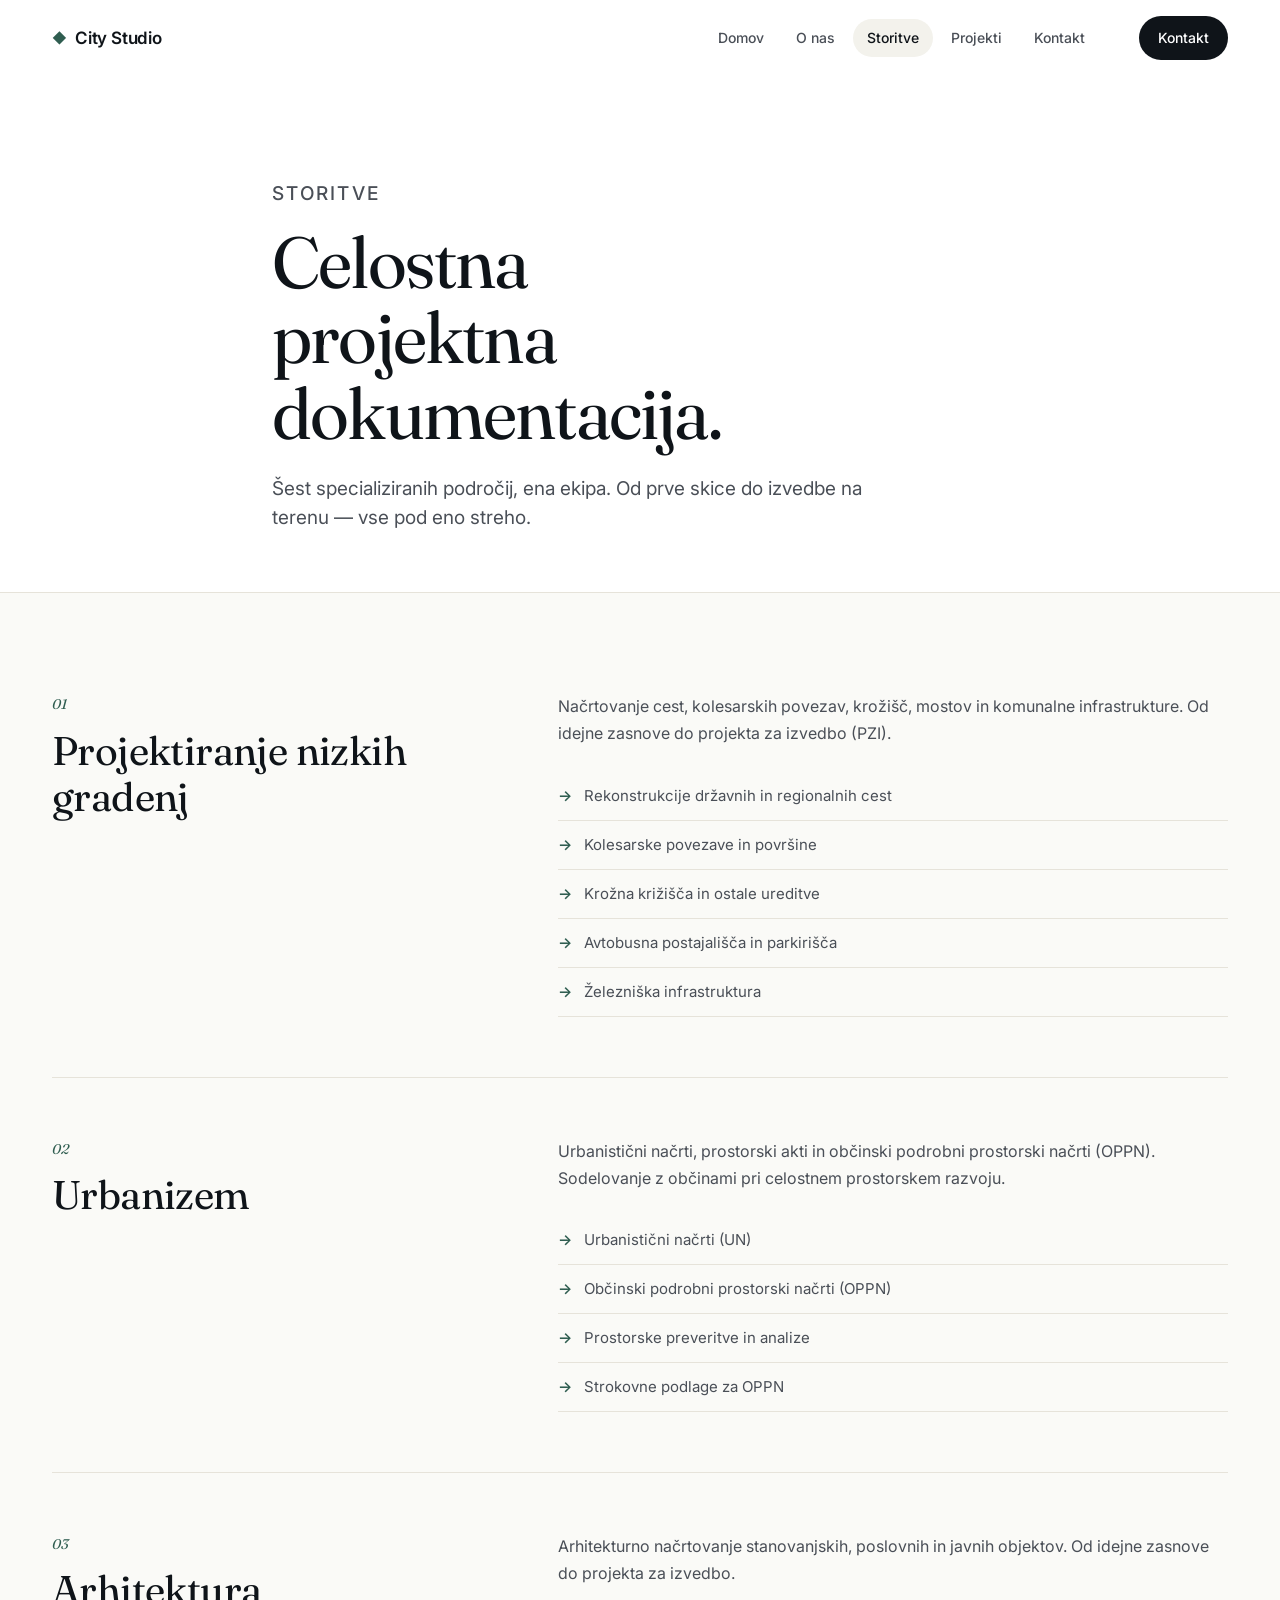
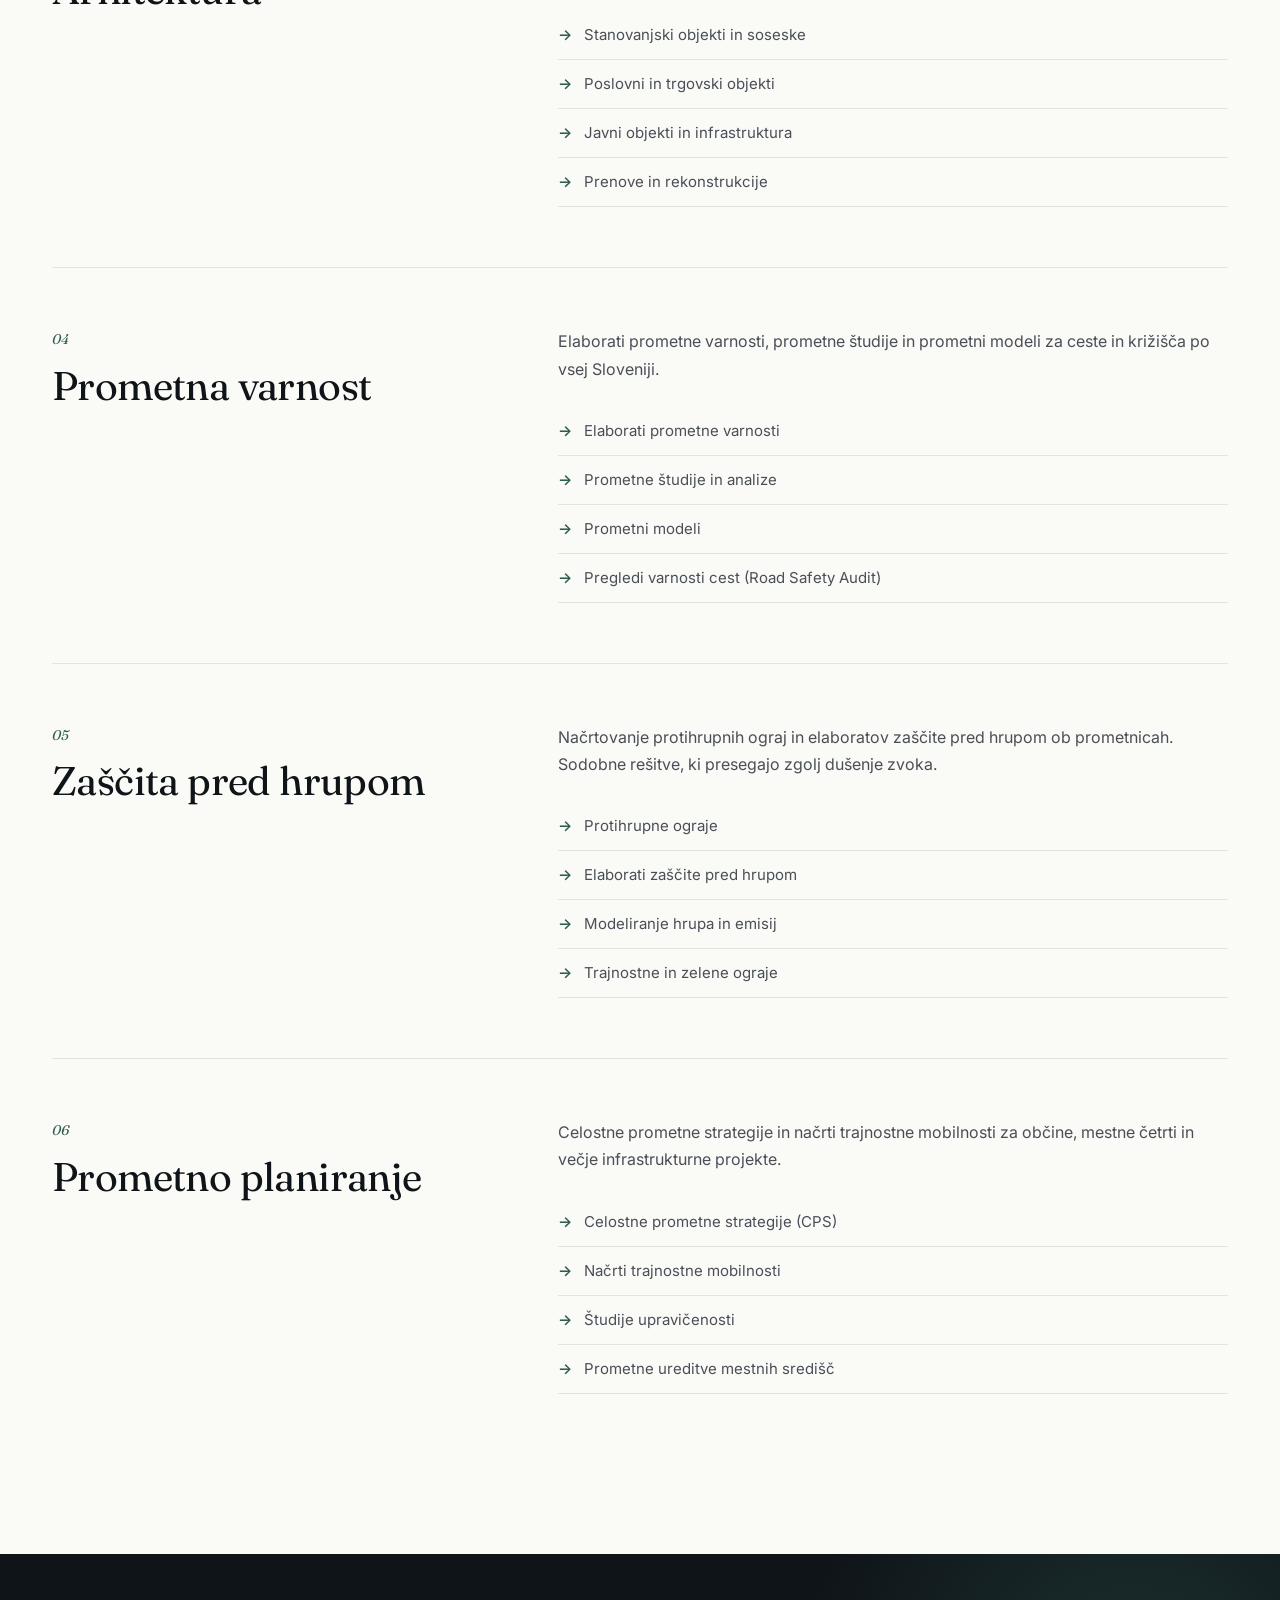
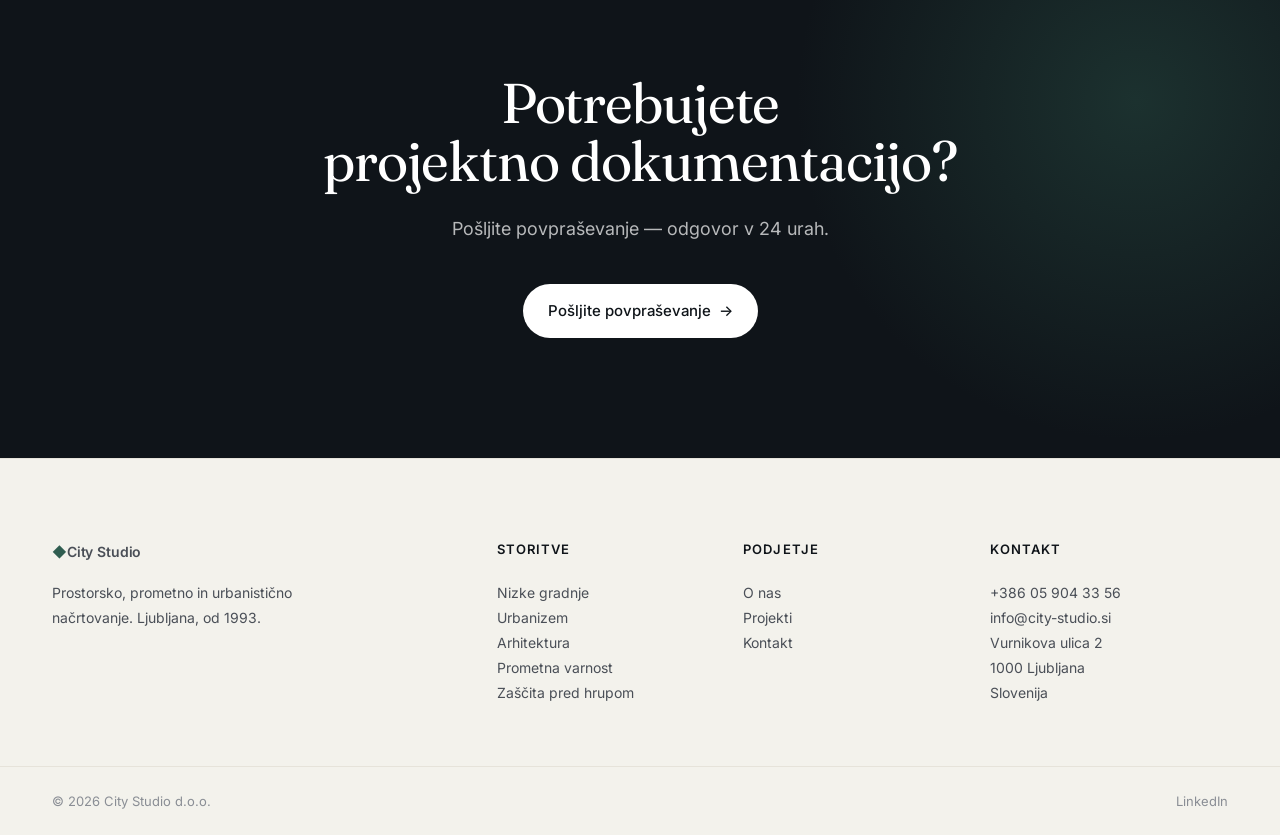
<file: storitve.html>
<!DOCTYPE html>
<html lang="sl">
<head>
<meta charset="UTF-8" />
<meta name="viewport" content="width=device-width, initial-scale=1.0" />
<title>Storitve — City Studio</title>
<meta name="description" content="Celostna projektna dokumentacija — od zasnove do izvedbe. Nizke gradnje, urbanizem, arhitektura, prometna varnost." />
<link rel="preconnect" href="https://fonts.googleapis.com" />
<link rel="preconnect" href="https://fonts.gstatic.com" crossorigin />
<link href="https://fonts.googleapis.com/css2?family=Inter:wght@300;400;500;600;700;800&family=Fraunces:opsz,wght@9..144,300;9..144,400;9..144,500;9..144,600&display=swap" rel="stylesheet" />
<link rel="stylesheet" href="styles.css" />
</head>
<body>

<header class="nav" id="nav">
  <div class="nav__inner">
    <a class="nav__logo" href="index.html"><span class="logo-mark">◆</span><span class="logo-word">City Studio</span></a>
    <nav class="nav__links">
      <a href="index.html">Domov</a>
      <a href="o-nas.html">O nas</a>
      <a href="storitve.html" class="is-active">Storitve</a>
      <a href="projekti.html">Projekti</a>
      <a href="kontakt.html">Kontakt</a>
    </nav>
    <div class="nav__cta"><a href="kontakt.html" class="btn btn--primary btn--sm">Kontakt</a></div>
    <button class="nav__burger" id="burger"><span></span><span></span><span></span></button>
  </div>
</header>

<section class="page-head">
  <div class="container page-head__inner">
    <p class="eyebrow">Storitve</p>
    <h1>Celostna<br/>projektna<br/>dokumentacija.</h1>
    <p>Šest specializiranih področij, ena ekipa. Od prve skice do izvedbe na terenu — vse pod eno streho.</p>
  </div>
</section>

<section class="services-detail">
  <div class="container">

    <div class="service-block reveal">
      <div>
        <div class="service-block__num">01</div>
        <h2>Projektiranje nizkih gradenj</h2>
      </div>
      <div class="service-block__body">
        <p>Načrtovanje cest, kolesarskih povezav, krožišč, mostov in komunalne infrastrukture. Od idejne zasnove do projekta za izvedbo (PZI).</p>
        <ul>
          <li>Rekonstrukcije državnih in regionalnih cest</li>
          <li>Kolesarske povezave in površine</li>
          <li>Krožna križišča in ostale ureditve</li>
          <li>Avtobusna postajališča in parkirišča</li>
          <li>Železniška infrastruktura</li>
        </ul>
      </div>
    </div>

    <div class="service-block reveal">
      <div>
        <div class="service-block__num">02</div>
        <h2>Urbanizem</h2>
      </div>
      <div class="service-block__body">
        <p>Urbanistični načrti, prostorski akti in občinski podrobni prostorski načrti (OPPN). Sodelovanje z občinami pri celostnem prostorskem razvoju.</p>
        <ul>
          <li>Urbanistični načrti (UN)</li>
          <li>Občinski podrobni prostorski načrti (OPPN)</li>
          <li>Prostorske preveritve in analize</li>
          <li>Strokovne podlage za OPPN</li>
        </ul>
      </div>
    </div>

    <div class="service-block reveal">
      <div>
        <div class="service-block__num">03</div>
        <h2>Arhitektura</h2>
      </div>
      <div class="service-block__body">
        <p>Arhitekturno načrtovanje stanovanjskih, poslovnih in javnih objektov. Od idejne zasnove do projekta za izvedbo.</p>
        <ul>
          <li>Stanovanjski objekti in soseske</li>
          <li>Poslovni in trgovski objekti</li>
          <li>Javni objekti in infrastruktura</li>
          <li>Prenove in rekonstrukcije</li>
        </ul>
      </div>
    </div>

    <div class="service-block reveal">
      <div>
        <div class="service-block__num">04</div>
        <h2>Prometna varnost</h2>
      </div>
      <div class="service-block__body">
        <p>Elaborati prometne varnosti, prometne študije in prometni modeli za ceste in križišča po vsej Sloveniji.</p>
        <ul>
          <li>Elaborati prometne varnosti</li>
          <li>Prometne študije in analize</li>
          <li>Prometni modeli</li>
          <li>Pregledi varnosti cest (Road Safety Audit)</li>
        </ul>
      </div>
    </div>

    <div class="service-block reveal">
      <div>
        <div class="service-block__num">05</div>
        <h2>Zaščita pred hrupom</h2>
      </div>
      <div class="service-block__body">
        <p>Načrtovanje protihrupnih ograj in elaboratov zaščite pred hrupom ob prometnicah. Sodobne rešitve, ki presegajo zgolj dušenje zvoka.</p>
        <ul>
          <li>Protihrupne ograje</li>
          <li>Elaborati zaščite pred hrupom</li>
          <li>Modeliranje hrupa in emisij</li>
          <li>Trajnostne in zelene ograje</li>
        </ul>
      </div>
    </div>

    <div class="service-block reveal">
      <div>
        <div class="service-block__num">06</div>
        <h2>Prometno planiranje</h2>
      </div>
      <div class="service-block__body">
        <p>Celostne prometne strategije in načrti trajnostne mobilnosti za občine, mestne četrti in večje infrastrukturne projekte.</p>
        <ul>
          <li>Celostne prometne strategije (CPS)</li>
          <li>Načrti trajnostne mobilnosti</li>
          <li>Študije upravičenosti</li>
          <li>Prometne ureditve mestnih središč</li>
        </ul>
      </div>
    </div>

  </div>
</section>

<section class="cta">
  <div class="container cta__inner">
    <h2 class="section-title section-title--light">Potrebujete<br/>projektno dokumentacijo?</h2>
    <p class="cta__sub">Pošljite povpraševanje — odgovor v 24 urah.</p>
    <div class="cta__actions">
      <a href="kontakt.html" class="btn btn--white">Pošljite povpraševanje <span class="arrow">→</span></a>
    </div>
  </div>
</section>

<footer class="footer">
  <div class="container footer__inner">
    <div class="footer__col">
      <a class="nav__logo" href="index.html"><span class="logo-mark">◆</span><span class="logo-word">City Studio</span></a>
      <p class="footer__tag">Prostorsko, prometno in urbanistično načrtovanje. Ljubljana, od 1993.</p>
    </div>
    <div class="footer__col">
      <h4>Storitve</h4>
      <a href="storitve.html">Nizke gradnje</a>
      <a href="storitve.html">Urbanizem</a>
      <a href="storitve.html">Arhitektura</a>
      <a href="storitve.html">Prometna varnost</a>
      <a href="storitve.html">Zaščita pred hrupom</a>
    </div>
    <div class="footer__col">
      <h4>Podjetje</h4>
      <a href="o-nas.html">O nas</a>
      <a href="projekti.html">Projekti</a>
      <a href="kontakt.html">Kontakt</a>
    </div>
    <div class="footer__col">
      <h4>Kontakt</h4>
      <a href="tel:+386059043356">+386 05 904 33 56</a>
      <a href="mailto:info@city-studio.si">info@city-studio.si</a>
      <p>Vurnikova ulica 2<br/>1000 Ljubljana<br/>Slovenija</p>
    </div>
  </div>
  <div class="footer__bottom">
    <div class="container">
      <span>© 2026 City Studio d.o.o.</span>
      <span><a href="https://www.linkedin.com/company/city-studio1/" target="_blank" rel="noopener">LinkedIn</a></span>
    </div>
  </div>
</footer>

<script src="script.js"></script>
</body>
</html>
</file>
<file: styles.css>
/* ============ RESET & BASE ============ */
*, *::before, *::after { box-sizing: border-box; margin: 0; padding: 0; }
html { scroll-behavior: smooth; -webkit-text-size-adjust: 100%; }
body {
  font-family: 'Inter', -apple-system, BlinkMacSystemFont, sans-serif;
  font-size: 16px;
  line-height: 1.6;
  color: var(--ink);
  background: var(--bg);
  -webkit-font-smoothing: antialiased;
  overflow-x: hidden;
}
img { max-width: 100%; display: block; }
a { color: inherit; text-decoration: none; }
button { font: inherit; cursor: pointer; border: none; background: none; }

:root {
  --bg: #fafaf7;
  --bg-soft: #f3f2ec;
  --ink: #0f1419;
  --ink-soft: #4a4f57;
  --ink-mute: #8a8e95;
  --line: #e6e3da;
  --accent: #2f5d50;
  --accent-soft: #d8e3df;
  --white: #ffffff;
  --shadow-sm: 0 1px 2px rgba(15,20,25,0.04), 0 4px 12px rgba(15,20,25,0.04);
  --shadow-md: 0 4px 12px rgba(15,20,25,0.06), 0 12px 32px rgba(15,20,25,0.06);
  --shadow-lg: 0 12px 40px rgba(15,20,25,0.08), 0 24px 60px rgba(15,20,25,0.08);
  --radius: 16px;
  --radius-lg: 24px;
  --radius-sm: 10px;
  --ease: cubic-bezier(0.22, 1, 0.36, 1);
}

.container {
  width: 100%;
  max-width: 1240px;
  margin: 0 auto;
  padding: 0 32px;
}

.eyebrow {
  font-size: 13px;
  font-weight: 500;
  letter-spacing: 0.12em;
  text-transform: uppercase;
  color: var(--accent);
  margin-bottom: 16px;
}
.section-title {
  font-family: 'Fraunces', Georgia, serif;
  font-size: clamp(2rem, 5vw, 3.5rem);
  font-weight: 400;
  line-height: 1.05;
  letter-spacing: -0.02em;
  color: var(--ink);
}
.section-title em { font-style: italic; color: var(--accent); }
.section-title--light { color: var(--white); }
.muted { color: var(--ink-mute); font-weight: 300; }

/* ============ BUTTONS ============ */
.btn {
  display: inline-flex;
  align-items: center;
  gap: 8px;
  padding: 14px 24px;
  border-radius: 999px;
  font-weight: 500;
  font-size: 15px;
  transition: all 0.3s var(--ease);
  white-space: nowrap;
  border: 1px solid transparent;
}
.btn--sm { padding: 10px 18px; font-size: 14px; }
.btn--primary { background: var(--ink); color: var(--white); }
.btn--primary:hover { background: var(--accent); transform: translateY(-1px); }
.btn--ghost { background: transparent; color: var(--ink); border-color: var(--line); }
.btn--ghost:hover { border-color: var(--ink); background: var(--white); }
.btn--white { background: var(--white); color: var(--ink); }
.btn--white:hover { background: var(--accent); color: var(--white); transform: translateY(-1px); }
.btn--ghost-light { background: transparent; color: var(--white); border-color: rgba(255,255,255,0.3); }
.btn--ghost-light:hover { background: rgba(255,255,255,0.1); border-color: var(--white); }
.btn .arrow { transition: transform 0.3s var(--ease); display: inline-block; }
.btn:hover .arrow { transform: translateX(4px); }

/* ============ NAV ============ */
.nav {
  position: fixed;
  top: 0; left: 0; right: 0;
  z-index: 100;
  padding: 16px 0;
  transition: all 0.4s var(--ease);
}
.nav.is-scrolled {
  background: rgba(250, 250, 247, 0.85);
  backdrop-filter: saturate(180%) blur(20px);
  -webkit-backdrop-filter: saturate(180%) blur(20px);
  border-bottom: 1px solid var(--line);
}
.nav__inner {
  max-width: 1240px;
  margin: 0 auto;
  padding: 0 32px;
  display: flex;
  align-items: center;
  gap: 32px;
}
.nav__logo {
  display: flex;
  align-items: center;
  gap: 8px;
  font-weight: 600;
  font-size: 17px;
  letter-spacing: -0.01em;
}
.logo-mark { color: var(--accent); font-size: 14px; }
.logo-img {
  height: 40px;
  width: auto;
  display: block;
  object-fit: contain;
}
.nav__links {
  display: flex;
  gap: 4px;
  margin-left: auto;
  margin-right: 8px;
}
.nav__links a {
  padding: 8px 14px;
  border-radius: 999px;
  font-size: 14px;
  font-weight: 500;
  color: var(--ink-soft);
  transition: all 0.2s var(--ease);
}
.nav__links a:hover { color: var(--ink); background: var(--bg-soft); }
.nav__links a.is-active { color: var(--ink); background: var(--bg-soft); }
.nav__cta { display: flex; align-items: center; }
.nav__burger {
  display: none;
  width: 40px; height: 40px;
  flex-direction: column;
  justify-content: center;
  align-items: center;
  gap: 5px;
  margin-left: auto;
}
.nav__burger span {
  display: block;
  width: 20px; height: 1.5px;
  background: var(--ink);
  transition: all 0.3s var(--ease);
}
.nav__burger.is-open span:nth-child(1) { transform: translateY(6.5px) rotate(45deg); }
.nav__burger.is-open span:nth-child(2) { opacity: 0; }
.nav__burger.is-open span:nth-child(3) { transform: translateY(-6.5px) rotate(-45deg); }

/* ============ HERO ============ */
.hero {
  position: relative;
  min-height: 100vh;
  padding: 160px 0 100px;
  display: flex;
  align-items: center;
  overflow: hidden;
}
.hero__bg {
  position: absolute;
  inset: 0;
  background:
    radial-gradient(circle at 80% 20%, rgba(47,93,80,0.06), transparent 50%),
    radial-gradient(circle at 20% 80%, rgba(216,227,223,0.4), transparent 50%);
  pointer-events: none;
}
.hero__inner {
  position: relative;
  z-index: 2;
  max-width: 900px;
}
.hero__eyebrow {
  display: inline-flex;
  align-items: center;
  gap: 10px;
  padding: 8px 14px;
  background: var(--white);
  border: 1px solid var(--line);
  border-radius: 999px;
  font-size: 13px;
  font-weight: 500;
  color: var(--ink-soft);
  margin-bottom: 32px;
  box-shadow: var(--shadow-sm);
}
.hero__eyebrow .dot {
  width: 6px; height: 6px;
  background: var(--accent);
  border-radius: 50%;
  box-shadow: 0 0 0 4px var(--accent-soft);
  animation: pulse 2s ease-in-out infinite;
}
@keyframes pulse {
  0%, 100% { opacity: 1; }
  50% { opacity: 0.5; }
}
.hero__title {
  font-family: 'Fraunces', Georgia, serif;
  font-size: clamp(3rem, 9vw, 7rem);
  font-weight: 400;
  line-height: 0.98;
  letter-spacing: -0.035em;
  margin-bottom: 32px;
  color: var(--ink);
}
.hero__lede {
  font-size: clamp(17px, 1.6vw, 21px);
  line-height: 1.55;
  color: var(--ink-soft);
  max-width: 620px;
  margin-bottom: 40px;
}
.hero__actions {
  display: flex;
  gap: 12px;
  flex-wrap: wrap;
}
.hero__scroll {
  position: absolute;
  bottom: -60px;
  left: 32px;
  display: flex;
  align-items: center;
  gap: 12px;
  font-size: 12px;
  letter-spacing: 0.15em;
  text-transform: uppercase;
  color: var(--ink-mute);
  font-weight: 500;
}
.hero__scroll .line {
  width: 60px;
  height: 1px;
  background: var(--ink-mute);
  position: relative;
  overflow: hidden;
}
.hero__scroll .line::after {
  content: '';
  position: absolute;
  top: 0; left: -100%;
  width: 100%; height: 100%;
  background: var(--ink);
  animation: slideLine 2.5s var(--ease) infinite;
}
@keyframes slideLine {
  to { left: 100%; }
}
.hero__photo {
  position: absolute;
  top: 60%; right: -8%;
  width: 38%;
  height: 60%;
  transform: translateY(-50%) scale(1);
  transform-origin: center center;
  border-radius: var(--radius-lg);
  overflow: hidden;
  box-shadow: var(--shadow-lg);
  z-index: 1;
  transition: none !important;
}
.hero__photo img {
  width: 100%; height: 100%;
  object-fit: cover;
  filter: saturate(0.85) contrast(1.05);
}
@media (max-width: 900px) {
  .hero__photo { display: none; }
  .hero { padding: 120px 0 60px; }
}

/* ============ TRUSTED ============ */
.trusted {
  padding: 60px 0;
  border-top: 1px solid var(--line);
  border-bottom: 1px solid var(--line);
  background: var(--white);
}
.trusted__label {
  font-size: 12px;
  letter-spacing: 0.15em;
  text-transform: uppercase;
  color: var(--ink-mute);
  text-align: center;
  margin-bottom: 28px;
  font-weight: 500;
}
.trusted__logos {
  display: flex;
  flex-wrap: wrap;
  justify-content: center;
  align-items: center;
  gap: 48px;
  font-family: 'Fraunces', Georgia, serif;
  font-size: 22px;
  font-weight: 500;
  color: var(--ink-soft);
  font-style: italic;
}
.trusted__logos span {
  opacity: 0.7;
  transition: opacity 0.3s var(--ease);
}
.trusted__logos span:hover { opacity: 1; }
@media (max-width: 700px) {
  .trusted__logos { gap: 24px; font-size: 18px; }
}

/* ============ STATS ============ */
.stats {
  padding: 140px 0 100px;
  position: relative;
}
.stats__head { max-width: 700px; margin-bottom: 80px; }
.stats__grid {
  display: grid;
  grid-template-columns: repeat(4, 1fr);
  gap: 1px;
  background: var(--line);
  border-top: 1px solid var(--line);
  border-bottom: 1px solid var(--line);
}
.stat {
  background: var(--bg);
  padding: 48px 32px;
  transition: background 0.3s var(--ease);
}
.stat:hover { background: var(--white); }
.stat__num {
  font-family: 'Fraunces', Georgia, serif;
  font-size: clamp(3rem, 6vw, 5rem);
  font-weight: 400;
  line-height: 1;
  letter-spacing: -0.03em;
  color: var(--ink);
  margin-bottom: 16px;
}
.stat__num::after {
  content: '+';
  color: var(--accent);
  margin-left: 4px;
}
.stat__label {
  font-size: 14px;
  color: var(--ink-soft);
  line-height: 1.4;
}
@media (max-width: 800px) {
  .stats__grid { grid-template-columns: repeat(2, 1fr); }
}
@media (max-width: 480px) {
  .stats__grid { grid-template-columns: 1fr; }
}

/* ============ SERVICES ============ */
.services { padding: 100px 0; background: var(--white); }
.services__head { max-width: 700px; margin-bottom: 64px; }
.services__grid {
  display: grid;
  grid-template-columns: repeat(3, 1fr);
  gap: 20px;
}
.service-card {
  position: relative;
  padding: 36px 32px;
  background: var(--bg);
  border-radius: var(--radius);
  border: 1px solid var(--line);
  transition: all 0.4s var(--ease);
  display: flex;
  flex-direction: column;
  gap: 16px;
  min-height: 240px;
}
.service-card:hover {
  background: var(--white);
  border-color: var(--accent);
  transform: translateY(-4px);
  box-shadow: var(--shadow-md);
}
.service-card__num {
  font-family: 'Fraunces', Georgia, serif;
  font-size: 14px;
  font-style: italic;
  color: var(--accent);
  letter-spacing: 0.05em;
}
.service-card h3 {
  font-size: 22px;
  font-weight: 600;
  letter-spacing: -0.015em;
  color: var(--ink);
}
.service-card p {
  font-size: 15px;
  color: var(--ink-soft);
  line-height: 1.55;
}
.service-card__arrow {
  margin-top: auto;
  font-size: 20px;
  color: var(--ink);
  transition: transform 0.3s var(--ease);
}
.service-card:hover .service-card__arrow {
  transform: translateX(6px);
  color: var(--accent);
}
@media (max-width: 900px) { .services__grid { grid-template-columns: repeat(2, 1fr); } }
@media (max-width: 600px) { .services__grid { grid-template-columns: 1fr; } }

/* ============ FEATURED PROJECTS ============ */
.featured {
  padding: 100px 0;
  background: var(--bg);
  overflow: hidden;
}
.featured__head { margin-bottom: 56px; }
.featured__track {
  display: flex;
  gap: 24px;
  padding: 0 32px 24px;
  overflow-x: auto;
  scroll-snap-type: x mandatory;
  scrollbar-width: none;
  cursor: grab;
}
.featured__track::-webkit-scrollbar { display: none; }
.featured__track.is-dragging { cursor: grabbing; }
.project-card {
  flex: 0 0 380px;
  scroll-snap-align: start;
  background: var(--white);
  border-radius: var(--radius);
  overflow: hidden;
  border: 1px solid var(--line);
  transition: all 0.4s var(--ease);
}
.project-card:hover {
  transform: translateY(-6px);
  box-shadow: var(--shadow-md);
}
.project-card__img {
  height: 260px;
  overflow: hidden;
  position: relative;
}
.project-card__img img {
  width: 100%; height: 100%;
  object-fit: cover;
  transition: transform 0.6s var(--ease);
}
.project-card:hover .project-card__img img { transform: scale(1.05); }
.project-card__body { padding: 24px 28px 28px; }
.project-card__tag {
  display: inline-block;
  font-size: 12px;
  font-weight: 500;
  letter-spacing: 0.05em;
  color: var(--accent);
  background: var(--accent-soft);
  padding: 4px 10px;
  border-radius: 999px;
  margin-bottom: 12px;
}
.project-card h3 {
  font-size: 18px;
  font-weight: 600;
  line-height: 1.3;
  color: var(--ink);
  margin-bottom: 8px;
}
.project-card p {
  font-size: 14px;
  color: var(--ink-soft);
  line-height: 1.5;
}
.featured__more { margin-top: 48px; text-align: center; }

/* ============ TESTIMONIAL ============ */
.testimonial {
  padding: 120px 0;
  background: var(--white);
}
.testimonial__inner {
  max-width: 860px;
  margin: 0 auto;
  text-align: center;
  position: relative;
}
.quote-mark {
  font-family: 'Fraunces', Georgia, serif;
  font-size: 120px;
  line-height: 0.5;
  color: var(--accent);
  display: block;
  margin-bottom: 24px;
  font-style: italic;
}
.testimonial__inner blockquote {
  font-family: 'Fraunces', Georgia, serif;
  font-size: clamp(22px, 3vw, 32px);
  font-weight: 400;
  line-height: 1.35;
  color: var(--ink);
  letter-spacing: -0.01em;
  margin-bottom: 40px;
}
.testimonial__who {
  display: flex;
  align-items: center;
  gap: 16px;
  justify-content: center;
}
.testimonial__avatar {
  width: 52px; height: 52px;
  border-radius: 50%;
  background: var(--accent);
  color: var(--white);
  display: flex;
  align-items: center;
  justify-content: center;
  font-weight: 600;
  font-size: 20px;
}
.testimonial__name { font-weight: 600; color: var(--ink); }
.testimonial__role { font-size: 14px; color: var(--ink-mute); }

/* ============ CTA ============ */
.cta {
  padding: 120px 0;
  background: var(--ink);
  color: var(--white);
  position: relative;
  overflow: hidden;
}
.cta::before {
  content: '';
  position: absolute;
  top: -50%; right: -20%;
  width: 800px; height: 800px;
  background: radial-gradient(circle, var(--accent) 0%, transparent 60%);
  opacity: 0.4;
  pointer-events: none;
}
.cta__inner { position: relative; z-index: 1; text-align: center; }
.cta__sub {
  font-size: 18px;
  color: rgba(255,255,255,0.7);
  margin: 24px 0 40px;
}
.cta__actions {
  display: flex;
  gap: 12px;
  justify-content: center;
  flex-wrap: wrap;
}

/* ============ FOOTER ============ */
.footer {
  background: var(--bg-soft);
  padding: 80px 0 0;
  border-top: 1px solid var(--line);
}
.footer__inner {
  display: grid;
  grid-template-columns: 2fr 1fr 1fr 1.2fr;
  gap: 48px;
  padding-bottom: 60px;
}
.footer__col h4 {
  font-size: 13px;
  font-weight: 600;
  letter-spacing: 0.08em;
  text-transform: uppercase;
  color: var(--ink);
  margin-bottom: 20px;
}
.footer__col a, .footer__col p {
  display: block;
  font-size: 14px;
  color: var(--ink-soft);
  line-height: 1.8;
  transition: color 0.2s var(--ease);
}
.footer__col a:hover { color: var(--accent); }
.footer__tag {
  font-size: 15px;
  color: var(--ink-soft);
  line-height: 1.55;
  margin-top: 16px;
  max-width: 280px;
}
.footer__bottom {
  border-top: 1px solid var(--line);
  padding: 24px 0;
  font-size: 13px;
  color: var(--ink-mute);
}
.footer__bottom .container {
  display: flex;
  justify-content: space-between;
  align-items: center;
}
.footer__bottom a:hover { color: var(--accent); }
@media (max-width: 800px) {
  .footer__inner { grid-template-columns: 1fr 1fr; }
}
@media (max-width: 500px) {
  .footer__inner { grid-template-columns: 1fr; }
  .footer__bottom .container { flex-direction: column; gap: 8px; }
}

/* ============ PAGE-SPECIFIC: page header ============ */
.page-head {
  padding: 180px 0 60px;
  background: var(--white);
  border-bottom: 1px solid var(--line);
}
.page-head__inner { max-width: 800px; }
.page-head h1 {
  font-family: 'Fraunces', Georgia, serif;
  font-size: clamp(2.5rem, 6vw, 4.5rem);
  font-weight: 400;
  line-height: 1.05;
  letter-spacing: -0.025em;
  margin-bottom: 24px;
}
.page-head p {
  font-size: 19px;
  color: var(--ink-soft);
  line-height: 1.5;
  max-width: 600px;
}

/* ============ ABOUT / TEAM ============ */
.about-intro { padding: 100px 0; }
.about-intro__grid {
  display: grid;
  grid-template-columns: 1fr 1.4fr;
  gap: 80px;
  align-items: start;
}
.about-intro h2 {
  font-family: 'Fraunces', Georgia, serif;
  font-size: clamp(2rem, 4vw, 2.8rem);
  font-weight: 400;
  line-height: 1.15;
  letter-spacing: -0.02em;
  position: sticky;
  top: 120px;
}
.about-intro p {
  font-size: 18px;
  line-height: 1.65;
  color: var(--ink-soft);
  margin-bottom: 24px;
}
.about-intro p strong { color: var(--ink); font-weight: 500; }
@media (max-width: 800px) {
  .about-intro__grid { grid-template-columns: 1fr; gap: 32px; }
  .about-intro h2 { position: static; }
}

.team { padding: 100px 0; background: var(--white); }
.team__head { max-width: 700px; margin-bottom: 56px; }
.team__grid {
  display: grid;
  grid-template-columns: repeat(3, 1fr);
  gap: 20px;
}
.team-card {
  background: var(--bg);
  border: 1px solid var(--line);
  border-radius: var(--radius);
  padding: 32px 28px;
  transition: all 0.4s var(--ease);
  position: relative;
  overflow: hidden;
}
.team-card:hover {
  transform: translateY(-4px);
  box-shadow: var(--shadow-md);
  border-color: var(--accent);
}
.team-card__avatar {
  width: 64px; height: 64px;
  border-radius: 50%;
  background: var(--accent-soft);
  color: var(--accent);
  display: flex;
  align-items: center;
  justify-content: center;
  font-family: 'Fraunces', Georgia, serif;
  font-size: 24px;
  font-weight: 500;
  margin-bottom: 20px;
}
.team-card h3 {
  font-size: 20px;
  font-weight: 600;
  margin-bottom: 4px;
  color: var(--ink);
}
.team-card__role {
  font-size: 13px;
  color: var(--accent);
  font-weight: 500;
  margin-bottom: 20px;
  display: block;
}
.team-card__stats {
  display: flex;
  flex-direction: column;
  gap: 10px;
  margin-bottom: 20px;
}
.stat-row {
  display: flex;
  justify-content: space-between;
  font-size: 13px;
  color: var(--ink-soft);
}
.stat-row__bar {
  flex: 1;
  height: 4px;
  background: var(--line);
  border-radius: 2px;
  margin: 0 12px;
  overflow: hidden;
  position: relative;
}
.stat-row__bar::after {
  content: '';
  position: absolute;
  top: 0; left: 0; bottom: 0;
  width: var(--w, 0%);
  background: var(--accent);
  border-radius: 2px;
}
.team-card__detail {
  font-size: 13px;
  color: var(--ink-mute);
  padding-top: 16px;
  border-top: 1px solid var(--line);
  line-height: 1.5;
}
.team-card__detail span { display: block; margin-bottom: 4px; }
.team-card__detail b { color: var(--ink); font-weight: 500; }
@media (max-width: 900px) { .team__grid { grid-template-columns: repeat(2, 1fr); } }
@media (max-width: 600px) { .team__grid { grid-template-columns: 1fr; } }

/* ============ PROJECTS PAGE ============ */
.projects-filter {
  padding: 32px 0;
  background: var(--white);
  border-bottom: 1px solid var(--line);
  position: sticky;
  top: 72px;
  z-index: 50;
}
.projects-filter__row {
  display: flex;
  gap: 8px;
  flex-wrap: wrap;
  align-items: center;
}
.projects-filter__label {
  font-size: 13px;
  color: var(--ink-mute);
  margin-right: 12px;
  font-weight: 500;
}
.filter-btn {
  padding: 8px 16px;
  border-radius: 999px;
  font-size: 13px;
  font-weight: 500;
  color: var(--ink-soft);
  background: transparent;
  border: 1px solid var(--line);
  transition: all 0.2s var(--ease);
}
.filter-btn:hover { border-color: var(--ink); color: var(--ink); }
.filter-btn.is-active {
  background: var(--ink);
  border-color: var(--ink);
  color: var(--white);
}

.projects-list { padding: 60px 0 120px; }
.projects-list__grid {
  display: grid;
  grid-template-columns: repeat(2, 1fr);
  gap: 16px;
}
.project-row {
  display: flex;
  align-items: center;
  gap: 24px;
  padding: 24px;
  background: var(--white);
  border: 1px solid var(--line);
  border-radius: var(--radius-sm);
  transition: all 0.3s var(--ease);
  cursor: pointer;
}
.project-row:hover {
  border-color: var(--accent);
  transform: translateX(4px);
}
.project-row__num {
  font-family: 'Fraunces', Georgia, serif;
  font-size: 14px;
  font-style: italic;
  color: var(--ink-mute);
  min-width: 36px;
}
.project-row__body { flex: 1; }
.project-row__body h3 {
  font-size: 16px;
  font-weight: 500;
  line-height: 1.4;
  color: var(--ink);
  margin-bottom: 4px;
}
.project-row__body p {
  font-size: 13px;
  color: var(--ink-mute);
}
.project-row__arrow {
  color: var(--ink-mute);
  transition: all 0.3s var(--ease);
}
.project-row:hover .project-row__arrow { color: var(--accent); transform: translateX(4px); }
@media (max-width: 700px) {
  .projects-list__grid { grid-template-columns: 1fr; }
}

/* ============ CONTACT ============ */
.contact { padding: 100px 0; }
.contact__grid {
  display: grid;
  grid-template-columns: 1fr 1.2fr;
  gap: 80px;
  align-items: start;
}
.contact-info h2 {
  font-family: 'Fraunces', Georgia, serif;
  font-size: clamp(2rem, 4vw, 3rem);
  font-weight: 400;
  line-height: 1.1;
  letter-spacing: -0.02em;
  margin-bottom: 32px;
}
.contact-info p {
  font-size: 17px;
  color: var(--ink-soft);
  line-height: 1.6;
  margin-bottom: 40px;
}
.contact-detail {
  display: flex;
  gap: 16px;
  margin-bottom: 24px;
  align-items: flex-start;
}
.contact-detail__icon {
  width: 40px; height: 40px;
  border-radius: 50%;
  background: var(--accent-soft);
  color: var(--accent);
  display: flex;
  align-items: center;
  justify-content: center;
  flex-shrink: 0;
  font-size: 18px;
}
.contact-detail__body { flex: 1; }
.contact-detail__label {
  font-size: 12px;
  text-transform: uppercase;
  letter-spacing: 0.08em;
  color: var(--ink-mute);
  margin-bottom: 4px;
  display: block;
}
.contact-detail__value {
  font-size: 16px;
  color: var(--ink);
  font-weight: 500;
}
.contact-detail__value a:hover { color: var(--accent); }

.contact-form {
  background: var(--white);
  border: 1px solid var(--line);
  border-radius: var(--radius);
  padding: 40px;
  box-shadow: var(--shadow-sm);
}
.form-row {
  display: grid;
  grid-template-columns: 1fr 1fr;
  gap: 16px;
  margin-bottom: 16px;
}
.form-group { margin-bottom: 16px; }
.form-group label {
  display: block;
  font-size: 13px;
  font-weight: 500;
  color: var(--ink);
  margin-bottom: 6px;
}
.form-group input, .form-group textarea, .form-group select {
  width: 100%;
  padding: 12px 14px;
  background: var(--bg);
  border: 1px solid var(--line);
  border-radius: var(--radius-sm);
  font: inherit;
  font-size: 15px;
  color: var(--ink);
  transition: all 0.2s var(--ease);
}
.form-group input:focus, .form-group textarea:focus, .form-group select:focus {
  outline: none;
  border-color: var(--accent);
  background: var(--white);
}
.form-group textarea { min-height: 140px; resize: vertical; }
.contact-form .btn { width: 100%; justify-content: center; margin-top: 8px; }
@media (max-width: 800px) {
  .contact__grid { grid-template-columns: 1fr; gap: 48px; }
  .form-row { grid-template-columns: 1fr; }
}

/* ============ STORITVE ============ */
.services-detail { padding: 100px 0; }
.service-block {
  display: grid;
  grid-template-columns: 1fr 1.5fr;
  gap: 60px;
  padding: 60px 0;
  border-top: 1px solid var(--line);
}
.service-block:first-child { border-top: none; padding-top: 0; }
.service-block__num {
  font-family: 'Fraunces', Georgia, serif;
  font-size: 14px;
  font-style: italic;
  color: var(--accent);
  margin-bottom: 12px;
}
.service-block h2 {
  font-family: 'Fraunces', Georgia, serif;
  font-size: clamp(1.8rem, 3.5vw, 2.5rem);
  font-weight: 400;
  line-height: 1.15;
  letter-spacing: -0.015em;
  color: var(--ink);
}
.service-block__body p {
  font-size: 16px;
  line-height: 1.7;
  color: var(--ink-soft);
  margin-bottom: 16px;
}
.service-block__body ul {
  list-style: none;
  margin-top: 24px;
}
.service-block__body li {
  padding: 12px 0;
  border-bottom: 1px solid var(--line);
  font-size: 15px;
  color: var(--ink-soft);
  display: flex;
  align-items: center;
  gap: 12px;
}
.service-block__body li::before {
  content: '→';
  color: var(--accent);
  font-weight: 600;
}
@media (max-width: 800px) {
  .service-block { grid-template-columns: 1fr; gap: 24px; }
}

/* ============ REVEAL ANIMATIONS ============ */
.reveal {
  opacity: 0;
  transform: translateY(24px);
  transition: opacity 0.8s var(--ease), transform 0.8s var(--ease);
}
.reveal.is-visible {
  opacity: 1;
  transform: translateY(0);
}

/* ============ MOBILE NAV ============ */
@media (max-width: 900px) {
  .nav__links, .nav__cta { display: none; }
  .nav__burger { display: flex; }
  .nav__links.is-open {
    display: flex;
    flex-direction: column;
    position: absolute;
    top: 100%; left: 0; right: 0;
    background: var(--white);
    padding: 16px 24px 24px;
    border-bottom: 1px solid var(--line);
    box-shadow: var(--shadow-md);
  }
  .nav__links.is-open a { padding: 14px; }
}
</file>
